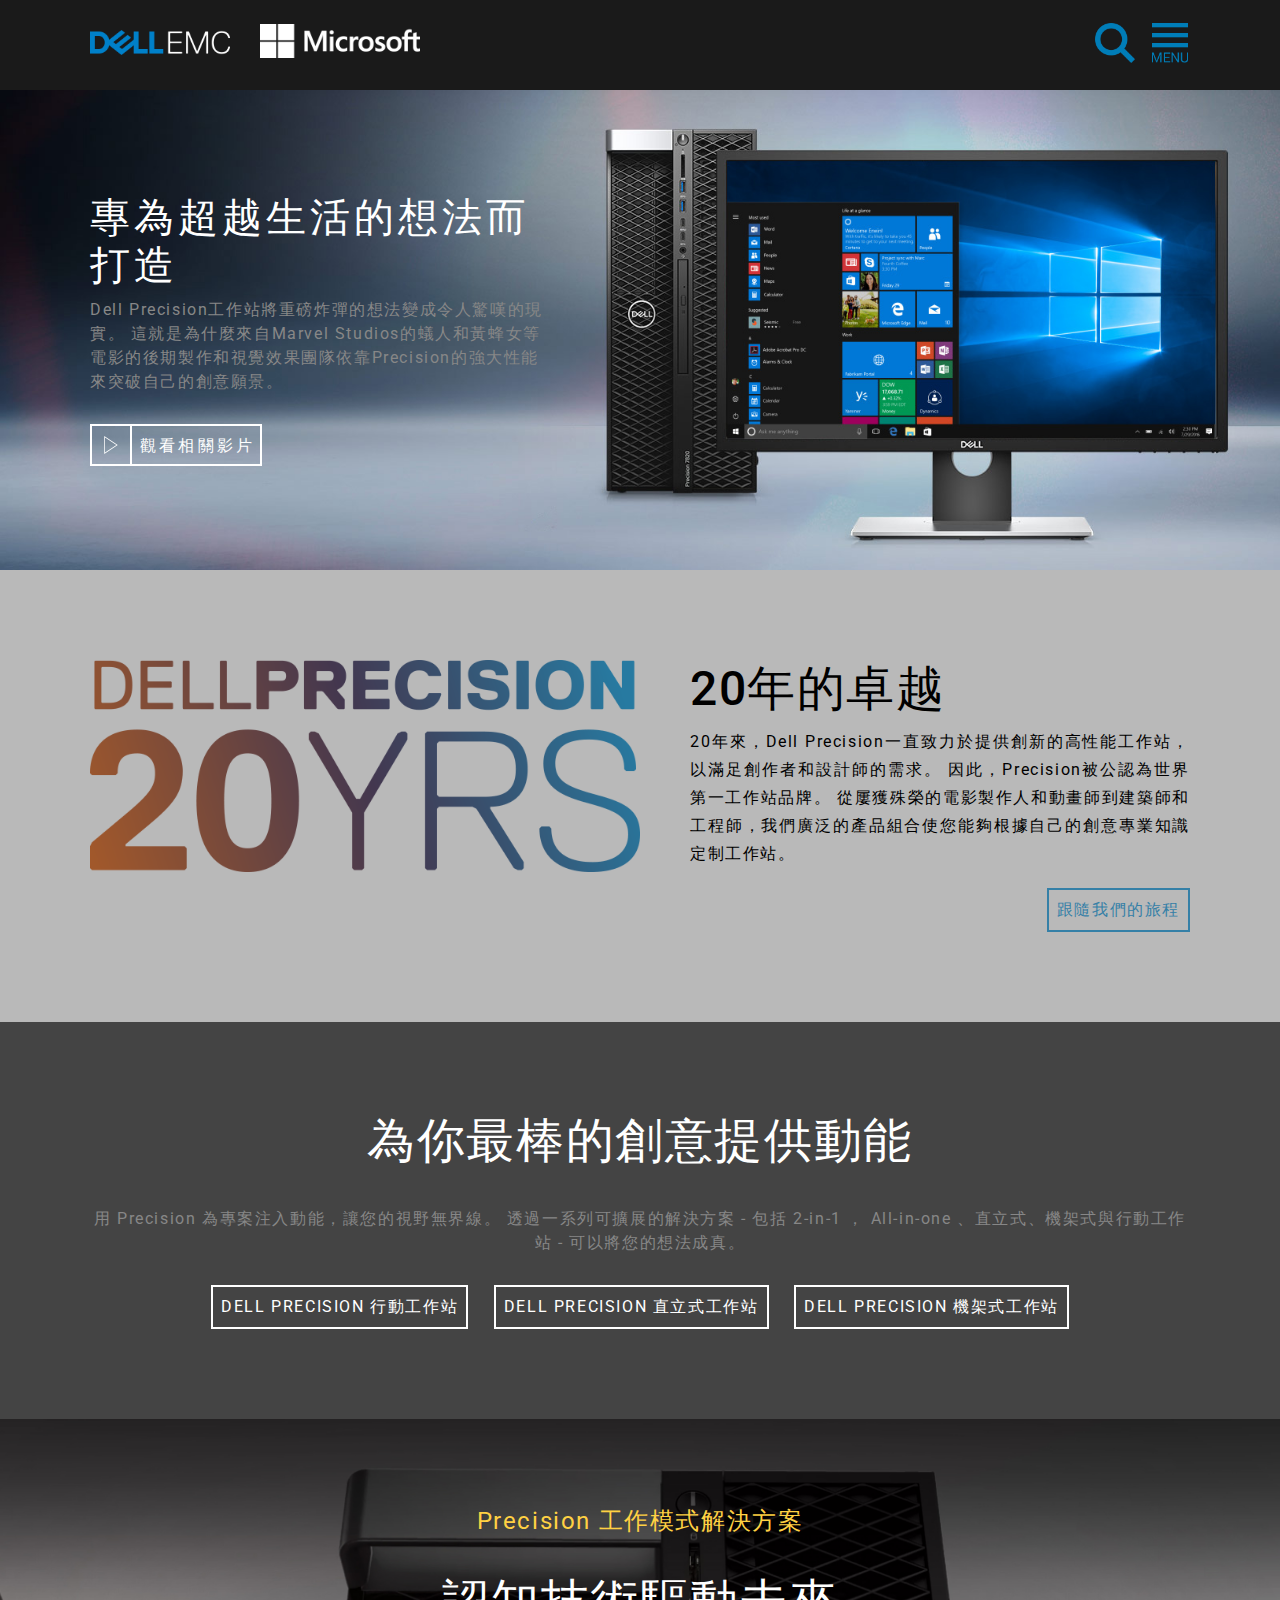
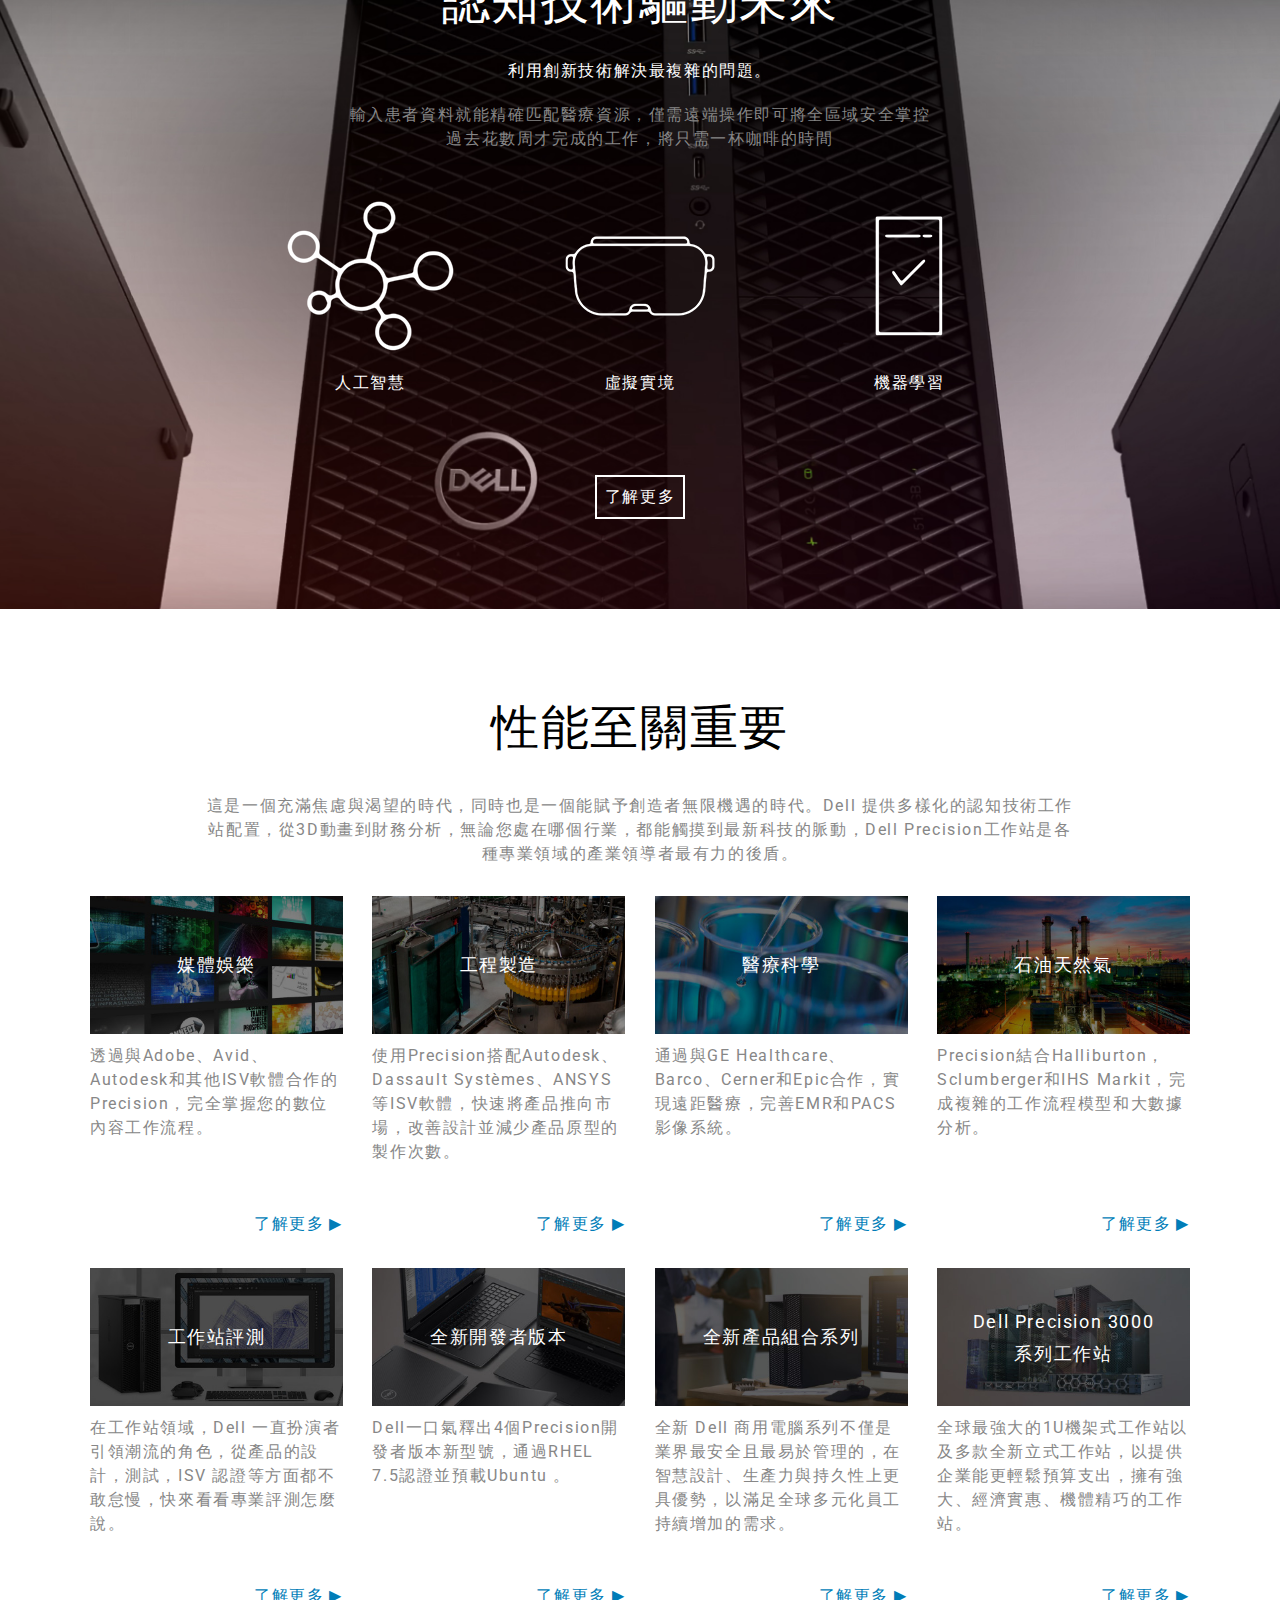
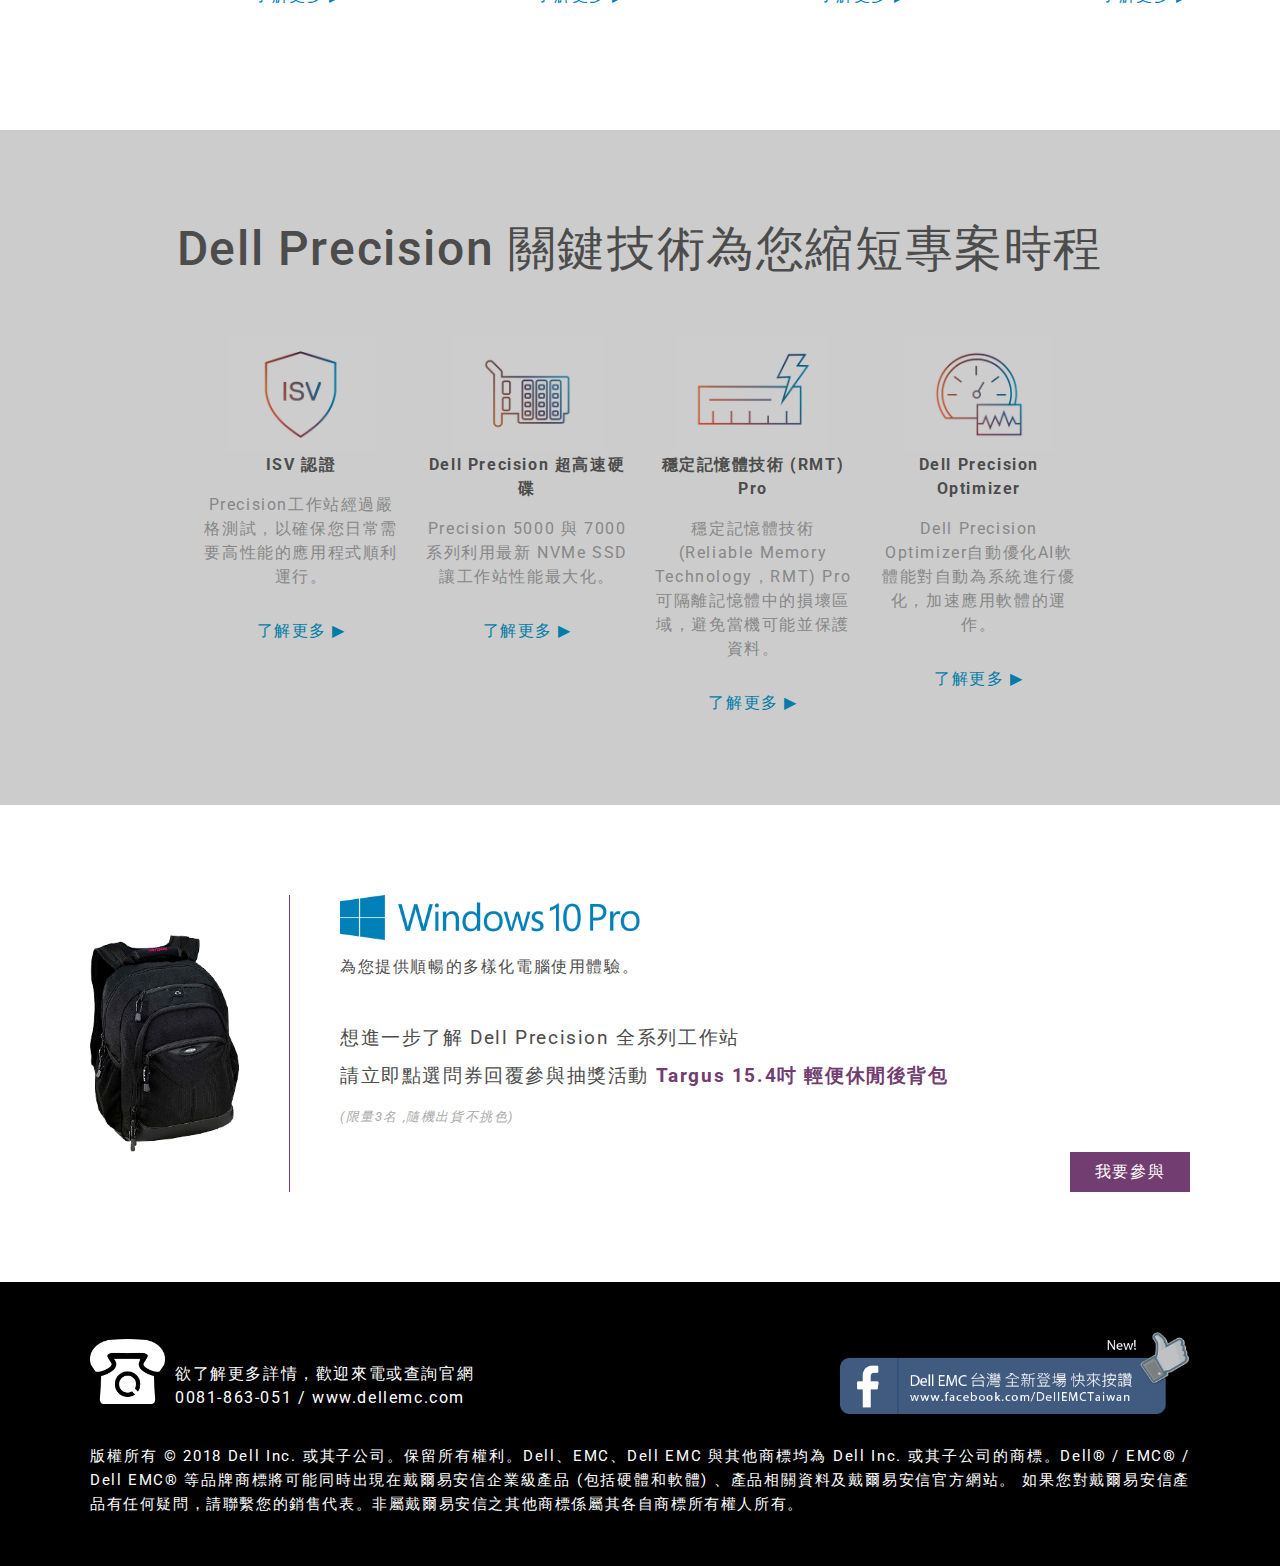
<file: index.html>
<!DOCTYPE html>
<html lang="en">
<head>
<meta charset="UTF-8">
<meta http-equiv="X-UA-Compatible" content="IE=edge">
<meta name="viewport" content="width=device-width, initial-scale=1, maximum-scale=1.0, user-scalable=0" >
<title>全新Dell Precision工作站 重磅登場</title>
<link rel="stylesheet" href="https://maxcdn.bootstrapcdn.com/font-awesome/4.5.0/css/font-awesome.min.css">
<link rel="stylesheet" href="css/bootstrap.min.css">
<link rel="stylesheet" href="css/dell_nav.css">
<link rel="stylesheet" href="css/dell_event.css">
<link rel="stylesheet" href="css/dell_survey.css">
<link href="https://fonts.googleapis.com/css?family=Roboto+Condensed:300|Roboto:100,400" rel="stylesheet">
<body>
<!-- nav start -->
<nav>
	<div class="nav_wrap">
		<a href="index.html" class="logo_dell">
			<img src="images/logo_dellemc.png">
		</a>
		<a href="#" class="logo_mircosoft">
			<img src="images/logo_mircosoft.png">
		</a>

		<a href="#" class="header_menu" title="列表"></a>
		<a href="#" class="header_search" title="搜尋"></a>
	</div>
</nav>
<div class="overlay_header">
	<a href="#!" class="overlay_close"></a>
	<div class="search_full">
		<form method="get" id="mk-fullscreen-searchform">
        	<input type="text" value="" placeholder="Search..." id="mk-fullscreen-search-input">
        	<i class="fa fa-search fullscreen-search-icon"><input value="" type="submit"></i>
      	</form>
	</div>
</div>
<div class="overlay_header_menu">
	<a href="#!" class="overlay_close"></a>
	<div class="menu_full">
   		<ul class="tab-group">
	        <li class="tab active"><a href="#header_news">最新文章</a></li>
	        <li class="tab"><a href="#header_delltechnologies">Dell Technologies</a></li>
	        <li class="tab"><a href="#header_dellemc">Dell EMC</a></li>
	        <li class="tab"><a href="#header_dell">Dell</a></li>
	        <li class="tab"><a href="#header_event">實體活動</a></li>
	        <li class="tab"><a href="#success_case">成功案例</a></li>
      	</ul>
      	<!-- tab-content start -->
      	<div class="tab-content">
      		<!-- 最新文章 start -->
        	<div id="header_news">
        		<div class="nav_header_wrap">
        			<div class="header_link_list">
        				<ul>
        					<li><a href="#" target="_blank">Who is Dell Technoligies ?</a></li>
        					<li><a href="#" target="_blank">2030年的世界</a></li>
        				</ul>
        			</div>
	        		<div class="header_contact">
	        			聯絡我們
						讓我們一起討論您的IT需求
						<dl>
							<dd>聯絡Dell EMC支援</dd>
							<dd>聯絡銷售代表</dd>
							<dd>欲了解更多詳情，歡迎來電或查詢官網</dd>
							<dd>0081-863-051 / www.dellemc.com</dd>
						</dl>
	        		</div>
        		</div>
			</div>
      		<!-- 最新文章 end -->
      		<!-- DELLTechnologies start -->
        	<div id="header_delltechnologies">
        		DELLTechnologies
			</div>
			<!-- DELLTechnologies end -->
			<!-- DELLEMC start -->
			<div id="header_dellemc">
				DELLEMC
			</div>
			<!-- DELLEMC end -->
			<!-- DELL start -->
			<div id="header_dell">
				DELL
			</div>
			<!-- DELL end -->
			<!-- 實體活動 start -->
			<div id="header_event">
				實體活動
			</div>
			<!-- 實體活動 end -->
			<!-- 成功案例 start -->
			<div id="success_case">
				成功案例
			</div>
			<!-- 成功案例 end -->    
      </div>
      <!-- tab-content end -->
	</div>
	</div>
</div>
<!-- nav End -->
<div class="dell_event_wrap">
	<!-- dell_event_kv start -->
	<div class="dell_event_kv">
		<div class="kv_index"></div>
		<div class="kv_intro">
			<h2>專為超越生活的想法而打造</h2>
			<p>Dell Precision工作站將重磅炸彈的想法變成令人驚嘆的現實。 這就是為什麼來自Marvel Studios的蟻人和黃蜂女等電影的後期製作和視覺效果團隊依靠Precision的強大性能來突破自己的創意願景。</p>
			<a href="javascript:void(0);" id="show-panel" data-popup-open="popup-1">觀看相關影片</a>
		</div>
	</div>
	<!-- dell_event_kv end -->
	<!-- dell_20_years start -->
	<section class="dell_20_years">
		<div class="years_img"><img src="images/years_20.png"></div>
		<div class="years_info">
			<h2 class="heading">20年的卓越</h2>
			<div class="info_text">
				20年來，Dell Precision一直致力於提供創新的高性能工作站，以滿足創作者和設計師的需求。 因此，Precision被公認為世界第一工作站品牌。 從屢獲殊榮的電影製作人和動畫師到建築師和工程師，我們廣泛的產品組合使您能夠根據自己的創意專業知識定制工作站。
			</div>
			<a href="javascript:void(0);" id="show-panel" data-popup-open="pop-jounery" class="button_blue">跟隨我們的旅程</a>
		</div>
	</section>
	<!-- dell_20_years end -->
	<!-- dell_creative start -->
	<section class="dell_creative">
		<h3 class="heading">為你最棒的創意提供動能</h3>
		<div class="info_creative">
			用 Precision 為專案注入動能，讓您的視野無界線。 透過一系列可擴展的解決方案 - 包括 2-in-1 ， All-in-one 、直立式、機架式與行動工作站 - 可以將您的想法成真。
		</div>
		<ul class="button_group">
			<li><a href="http://www.dell.com/tw/business/p/precision-laptops?cat=precision-laptops&view=standard&isredir=true
" target="_blank">DELL PRECISION 行動工作站</a></li>
			<li><a href="http://www.dell.com/tw/business/p/precision-desktops
" target="_blank">DELL PRECISION 直立式工作站</a></li>
			<li><a href="http://www.dell.com/tw/business/p/precision-desktops
" target="_blank">DELL PRECISION 機架式工作站</a></li>
		</ul>
	</section>
	<!-- dell_creative end -->
	<!-- dell_machine_hero start -->
	<section class="dell_machine_hero">
		<p class="hero_title">Precision 工作模式解決方案</p>
		<h3 class="heading">認知技術驅動未來</h3>
		<span class="solve-1">利用創新技術解決最複雜的問題。</span>
		<span class="solve-2">輸入患者資料就能精確匹配醫療資源，僅需遠端操作即可將全區域安全掌控<br>
過去花數周才完成的工作，將只需一杯咖啡的時間</span>
		<ul class="img_group">
			<li>
				<div class="icons"><img src="images/icon-artificial-intelligence.png"></div>
				<span>人工智慧</span>
			</li>
			<li>
				<div class="icons"><img src="images/icon-vr.png"></div>
				<span>虛擬實境</span>
			</li>
			<li>
				<div class="icons"><img src="images/icon-machine-learning.png"></div>
				<span>機器學習</span>
			</li>
		</ul>
		<a href="ai-technologies.html" target="_blank" class="button_more">了解更多</a>
	</section>
	<!-- dell_machine_hero end -->
	<!-- dell_performance start -->
	<section class="dell_performance">
		<h3 class="heading">性能至關重要</h3>
		<p class="info_performance">這是一個充滿焦慮與渴望的時代，同時也是一個能賦予創造者無限機遇的時代。Dell 提供多樣化的認知技術工作站配置，從3D動畫到財務分析，無論您處在哪個行業，都能觸摸到最新科技的脈動，Dell Precision工作站是各種專業領域的產業領導者最有力的後盾。
		</p>
		<ul class="mv_list">
			<li>
				<a href="javascript:void(0);" id="show-panel" data-popup-open="popup-2">
					<div class="mv_cover mv_1"><p>媒體娛樂</p></div>
					<p class="intro_mv">透過與Adobe、Avid、Autodesk和其他ISV軟體合作的Precision，完全掌握您的數位內容工作流程。</p>
					<span class="more_info">了解更多</span>
				</a>
			</li>
			<li>
				<a href="javascript:void(0);" id="show-panel" data-popup-open="popup-3">
					<div class="mv_cover mv_2"><p>工程製造</p></div>
					<p class="intro_mv">使用Precision搭配Autodesk、Dassault Systèmes、ANSYS等ISV軟體，快速將產品推向市場，改善設計並減少產品原型的製作次數。</p>
					<span class="more_info">了解更多</span>
				</a>
			</li>
			<li>
				<a href="javascript:void(0);" id="show-panel" data-popup-open="popup-4">
					<div class="mv_cover mv_3"><p>醫療科學</p></div>
					<p class="intro_mv">通過與GE Healthcare、Barco、Cerner和Epic合作，實現遠距醫療，完善EMR和PACS影像系統。</p>
					<span class="more_info">了解更多</span>
				</a>
			</li>
			<li>
				<a href="javascript:void(0);" id="show-panel" data-popup-open="popup-5">
					<div class="mv_cover mv_4"><p>石油天然氣</p></div>
					<p class="intro_mv">Precision結合Halliburton，Sclumberger和IHS Markit，完成複雜的工作流程模型和大數據分析。</p>
					<span class="more_info">了解更多</span>
				</a>
			</li>
			<li>
				<a href="https://www.bingle.com.tw/dell5820test" target="_blank">
					<div class="mv_cover mv_5"><p>工作站評測</p></div>
					<p class="intro_mv">在工作站領域，Dell 一直扮演者引領潮流的角色，從產品的設計，測試，ISV 認證等方面都不敢怠慢，快來看看專業評測怎麼說。</p>
					<span class="more_info">了解更多</span>
				</a>
			</li>
			<li>
				<a href="https://www.ithome.com.tw/news/123480" target="_blank">
					<div class="mv_cover mv_6"><p>全新開發者版本</p></div>
					<p class="intro_mv">Dell一口氣釋出4個Precision開發者版本新型號，通過RHEL 7.5認證並預載Ubuntu 。</p>
					<span class="more_info">了解更多</span>
				</a>
			</li>
			<li>
				<a href="http://www.ezpr.com.tw/%E5%AF%A6%E7%8F%BE%E5%89%B5%E6%96%B0%EF%BC%9A%E6%88%B4%E7%88%BE%E7%99%BC%E4%BD%88%E5%85%A8%E6%96%B0%E5%95%86%E7%94%A8pc%E7%94%A2%E5%93%81%E7%B5%84%E5%90%88%E7%B3%BB%E5%88%97/" target="_blank">
					<div class="mv_cover mv_7"><p>全新產品組合系列</p></div>
					<p class="intro_mv">全新 Dell 商用電腦系列不僅是業界最安全且最易於管理的，在智慧設計、生產力與持久性上更具優勢，以滿足全球多元化員工持續增加的需求。</p>
					<span class="more_info">了解更多</span>
				</a>
			</li>
			<li>
				<a href="https://money.udn.com/money/story/5640/3287191" target="_blank">
					<div class="mv_cover mv_8"><p>Dell Precision 3000<br>系列工作站</p></div>
					<p class="intro_mv">全球最強大的1U機架式工作站以及多款全新立式工作站，以提供企業能更輕鬆預算支出，擁有強大、經濟實惠、機體精巧的工作站。</p>
					<span class="more_info">了解更多</span>
				</a>
			</li>
		</ul>
	</section>
	<!-- dell_performance end -->
	<!-- dell_tech start -->
	<section class="dell_tech">
		<h3 class="heading">Dell Precision 關鍵技術為您縮短專案時程</h3>
		<ul class="tech_group">
			<li>
				<div class="tech_pic">
					<img src="images/isv-certification-icon_1400x760.jpg">
				</div>
				<p>ISV 認證</p>
				<span>Precision工作站經過嚴格測試，以確保您日常需要高性能的應用程式順利運行。</span>
				<a href="javascript:void(0);" id="show-panel" data-popup-open="tech-1">了解更多</a>
			</li>
			<li>
				<div class="tech_pic">
					<img src="images/pro-support-plus-icon_1400x760.jpg">
				</div>
				<p>Dell Precision 超高速硬碟</p>
				<span>Precision 5000 與 7000 系列利用最新 NVMe SSD 讓工作站性能最大化。</span>
				<a href="javascript:void(0);" id="show-panel" data-popup-open="tech-2">了解更多</a>
			</li>
			<li>
				<div class="tech_pic">
					<img src="images/reliable-memory-icon_1400x760.jpg">
				</div>
				<p>穩定記憶體技術 (RMT) Pro</p>
				<span>穩定記憶體技術 (Reliable Memory Technology，RMT) Pro 可隔離記憶體中的損壞區域，避免當機可能並保護資料。</span>
				<a href="javascript:void(0);" id="show-panel" data-popup-open="tech-3">了解更多</a>
			</li>
			<li>
				<div class="tech_pic">
					<img src="images/Dell-Precision-Optimizer-icon_1400x760.jpg">
				</div>
				<p>Dell Precision Optimizer</p>
				<span>Dell Precision Optimizer自動優化AI軟體能對自動為系統進行優化，加速應用軟體的運作。</span>
				<a href="javascript:void(0);" id="show-panel" data-popup-open="tech-4">了解更多</a>
			</li>
		</ul>
	</section>
	<!-- dell_tech end -->
	<!-- dell_action start -->
	<section class="dell_action">
		<div class="item"><img src="images/gift_bag.png"></div>
		<div class="call_action">
			<div class="windows_logo">為您提供順暢的多樣化電腦使用體驗。</div>
			<p>想進一步了解 Dell Precision 全系列工作站<br>
			請立即點選問券回覆參與抽獎活動  <span>Targus 15.4吋 輕便休閒後背包</span>
			<br>
			<i>(限量3名 ,隨機出貨不挑色)</i>
			</p>
			<a href="survey.html" class="button_join" title="我要參與">我要參與</a>
		</div>
	</section>
	<!-- dell_action end -->
</div>
<!-- footer start -->
<footer>
	<div class="warp_block">
		<div class="contact">
			<p>欲了解更多詳情，歡迎來電或查詢官網</p>
			<p>0081-863-051 / www.dellemc.com</p>
		</div>
		<a href="#" class="btn_facebook"></a>
		<p class="copyright">版權所有 © 2018 Dell Inc. 或其子公司。保留所有權利。Dell、EMC、Dell EMC 與其他商標均為 Dell Inc. 或其子公司的商標。Dell® / EMC® / Dell EMC® 等品牌商標將可能同時出現在戴爾易安信企業級產品 (包括硬體和軟體) 、產品相關資料及戴爾易安信官方網站。 如果您對戴爾易安信產品有任何疑問，請聯繫您的銷售代表。非屬戴爾易安信之其他商標係屬其各自商標所有權人所有。</p>
	</div>
	</footer>
<!-- footer End -->
<!-- lightbox-panel start -->
<div id="lightbox-panel">
    <div class="LightBoxInside" data-popup="popup-1" style="display: none;">
        <div class="video-container">
        	<div class="close_bar">
            	<a id="close-panel" href="#!" data-popup-close="popup-1">×</a>
            </div>
            <!--網址?後面不要刪 影片1-->
            <iframe width="560" height="315" src="https://www.youtube.com/embed/d-0pZ2kUyZE
?enablejsapi=1&version=3&playerapiid=ytplayer" allow="autoplay; encrypted-media" allowfullscreen allowscriptaccess="always" id="Emc_Vedio"></iframe>
            
        </div>
    </div>
    <div class="LightBoxInside" data-popup="pop-jounery" style="display: none;">
    	<div class="close_bar">
            <a id="close-panel" href="#!" data-popup-close="pop-jounery">×</a>
        </div>
    	<embed width="100%" height="100%" name="plugin" id="plugin" src="data/dell-precision-anniversary-infographic.pdf" type="application/pdf" internalinstanceid="3019">
    </div>
    <div class="LightBoxInside" data-popup="popup-2" style="display: none;">
    	<div class="close_bar">
            <a id="close-panel" href="#!" data-popup-close="popup-2">×</a>
        </div>
    	<div class="pop_info">
    		<img src="images/img_media.jpg">
    	</div>
    </div>
    <div class="LightBoxInside" data-popup="popup-3" style="display: none;">
        <div class="close_bar">
            <a id="close-panel" href="#!" data-popup-close="popup-3">×</a>
        </div>
        <div class="pop_info">
    		<img src="images/engineer_img.jpg"><br>
    		<img src="images/engineer2_img.jpg">
    	</div>
    </div>
    <div class="LightBoxInside" data-popup="popup-4" style="display: none;">
        <div class="video-container">
        	<div class="close_bar">
            	<a id="close-panel" href="#!" data-popup-close="popup-4">×</a>
            </div>
            <embed width="100%" height="100%" src="https://www.emc.com/collateral/solution-overview/healthcare-and-life-sciences-solution-guide.pdf" type="application/pdf" internalinstanceid="47"></embed>
        </div>  
    </div>
    <div class="LightBoxInside" data-popup="popup-5" style="display: none;">
    	<div class="close_bar">
            <a id="close-panel" href="#!" data-popup-close="popup-5">×</a>
        </div>
        <div class="pop_info">
    		<img src="images/oilgas_img.jpg">
    	</div>
    </div>
    <div class="LightBoxInside" data-popup="tech-1" style="display: none;">
    	<div class="close_bar">
            <a id="close-panel" href="#!" data-popup-close="tech-1">×</a>
        </div>
        <div class="pop-tech">
        	<div class="tech-header">
        		<div>
	        	<h3 class="heading">Independent Software Vendor (ISV) 認證</h3>
	        	<p class="explain">我們與ISV的合作關係將為您帶來成功<br>
	ISV（獨立軟體供應商）認證意味著您購買的Dell <br>Precision工作站經過測試，可確保您每天需要高性能的應用程式順利運行</p>
				</div>
			</div>
			<div class="tech-content">
				<img src="images/tech_1_logos.jpg">
				<a class="button_get" href="http://i.dell.com/sites/doccontent/shared-content/data-sheets/en/Documents/Dell-Precision-Technology-Certification.pdf" target="_blank">取得文件</a>
			</div>
        </div>
    </div>
    <div class="LightBoxInside" data-popup="tech-2" style="display: none;">
        <div class="close_bar">
            <a id="close-panel" href="#!" data-popup-close="tech-2">×</a>
        </div>
        <div class="pop-tech">
        	<div class="tech-header">
        		<div>
	        	<h3 class="heading">Dell Precision 超高速硬碟</h3>
	        	<p class="explain">在更少的時間做更多的事</p>
		        </div>
		    </div>
		    <div class="tech-content">
		    	<div class="diskimg">
	        		<img src="images/disk.jpg">
	        	</div>
				<div class="machine_data">
					<h5>Dell Precision工作站推出了兩款PCIe固態硬碟：</h5>
					<dl>
						<dt>兩顆版本</dt>
						<dd>-1x x8 slot</dd>
						<dd>-2x M.2 drive slots </dd>
					</dl>
					<dl>
						<dt>四顆版本</dt>
						<dd>-1x x16 PCIe slot</dd>
						<dd>-4x M.2 drive slots <br>(available with 1, 2, or 4 drives)</dd>
					</dl>
					<p class="machine_text">這兩個版本都是主動冷卻的，並使用最新的NVMe協定讓PCIe性能最大化。<br>
					與一般標準SSD相比，此款硬碟具有出色的性能。<br>
					提供於5000 & 7000 系列直立式與機架式</p>
				</div>
			</div>
        </div>
    </div>
    <div class="LightBoxInside" data-popup="tech-3" style="display: none;">
        <div class="close_bar">
            <a id="close-panel" href="#!" data-popup-close="tech-3">×</a>
        </div>
        <div class="pop-tech">
        	<div class="tech-header">
        		<div>
		        	<h3 class="heading">穩定記憶體技術 (RMT) Pro</h3>
		        	<p class="explain">具專利的RMT，可將工作站正常運行的時間延長，確保您的工作站像您一樣努力工作</p>
		        </div>
		    </div>
		    <div class="tech-content">
	        	<div class="rmt">	

	        		<div class="rmt-block">
		        		<dl>
		        			<dt>減少停機時間</dt> 
							<dd>與ECC記憶體一起使用，可及時檢測和糾正記憶體錯誤</dd>
						</dl>
		        		<dl>
		        			<dt>延長內存壽命</dt>
							<dd>在DIMM無法使用之前，通知您記憶體錯誤</dd>
						</dl>
	        		</div>

	        		<div class="rmt-block">
						<dl>
		        			<dt>防止記憶體錯誤再次出現</dt>
							<dd>穩定記憶體除錯技術（RMT Pro）幾乎可以移除記憶體錯誤，只需要系統重新開機，穩定記憶體除錯技術（RMT Pro）就會隔離記憶體中的損壞區域，讓系統不再使用該區記憶體。 </dd>
						</dl>
		        		<ul>
		        			<li>使用Dell RMT</li>
		        			<li>PRO：錯誤的記憶體位元被隔離出來，因此仍然可以繼續使用DIMM</li>
		        		</ul>
		        		<ul>
		        			<li>沒有Dell RMT PRO：</li>
		        			<li>錯誤的記憶體仍然存在，您的系統容易受到藍屏或需要更換資源的影響</li>
						</li>
					</div>
					<div class="rmt-pic">
						<img src="images/rmt_img.png">
					</div>
				</div>
			</div>
        </div>
    </div>
    <div class="LightBoxInside" data-popup="tech-4" style="display: none;">
        <div class="close_bar">
            <a id="close-panel" href="#!" data-popup-close="tech-4">×</a>
        </div>
        <div class="pop-tech">
        	<div class="tech-header">
        		<div>
	        	<h3 class="heading">Dell Precision Optimizer</h3>
	        	<p class="explain">自動性能調整，使用率的監控和系統更新解決方案</p>
		        </div>
		    </div>
		    <div class="tech-content">
		    	<div class="optimizer_block">
		        	<div class="optimizer_img">
		        		<img src="images/optimizer.jpg">
		        	</div>
		        	<div class="optimizer_info">	
		        		<div>
			        		<h5>應用程式效能最大化</h5>
			        		<ul>
								<li>常用ISV應用程式性能自動調整以提高生產力</li>
								<li>具備AI優化功能的Dell Precision Optimizer Premium能提高552%的工程應用程式的效能*</li>
							</ul>
						</div>
						<div>
							<h5>使用SCCM和KACE集中管理</h5>
							<ul>
								<li>透過網路遠端優化多個系統</li>
								<li>從遠端系統做資料收集，以評估是否需要增加系統資源</li>
							</ul>
						</div>
						<div>
							<h5>提高系統可靠性</h5>
							<ul>
								<li>只需點擊一下，即可下載認證的顯示卡驅動程式，BIOS，硬體與軟體的更新版本</li>
							</ul>
						</div>
						<div>
							<h5>通過分析解決資源瓶頸問題</h5>
							<ul>
								<li>了解瓶頸發生的位置以及分析過度使用的系統資源</li>
								<li>透過智能通知主動解決資源瓶頸問題</li>
							</ul>
						</div>
					</div>
					<div class="tech_full">
						<a href="http://www.dell.com/optimizer" target="_blank">瞭解更多</a>

						<span>*根據2018年5月進行的戴爾內部測試，使用SPECapc PTC Creo 3.0 標竿測試，將具備Dell Precision Optimizer Premium AI優化軟體的Dell Precision 3630與具備出廠標準設定的相同系統進行比較。實際效能會因組態、用途、以及生產而有所差異</span>
					</div>
				</div>
			</div>
        </div>
    </div>
</div>
<script src="http://ajax.googleapis.com/ajax/libs/jquery/2.1.1/jquery.min.js"></script>
<!--script src="
https://cdnjs.cloudflare.com/ajax/libs/jquery/2.1.3/jquery.min.js"></script-->
<script src="js/bootstrap.min.js"></script>
<script>
	function expand() {
		$(".overlay_header").toggleClass("open");
		/*$(".search_full").toggleClass("open");*/
	}
	$('.header_search').on('click', expand);

	function expand_menu() {
		$(".overlay_header_menu").toggleClass("open");
		/*$(".menu_full").toggleClass("open");*/
	}
	$('.header_menu').on('click', expand_menu);

	$('.overlay_close').click(function(event) {
		$(".overlay_header").removeClass('open');
		$(".overlay_header_menu").removeClass("open");
	});

</script>
<!-- lightbox -->
<script type="text/javascript">
    $(document).ready(function () {
        $("a#show-panel").click(function () {
            $("#lightbox, #lightbox-panel").fadeIn(300);
        });
        $("a#close-panel").click(function () {
            $("#lightbox, #lightbox-panel").fadeOut(300);
            /*$('#Emc_Vedio')[0].contentWindow.postMessage('{"event":"command","func":"' + 'stopVideo' + '","args":""}', '*');*/
          
        })
    });
</script>
<script>
$(function() {
	//----- OPEN
	$('[data-popup-open]').on('click', function(e)  {
		var targeted_popup_class = jQuery(this).attr('data-popup-open');
		$('[data-popup="' + targeted_popup_class + '"]').fadeIn(350);

		e.preventDefault();
	});

	//----- CLOSE
	$('[data-popup-close]').on('click', function(e)  {
		var targeted_popup_class = jQuery(this).attr('data-popup-close');
		$('[data-popup="' + targeted_popup_class + '"]').fadeOut(350);
		$('[data-popup="' + targeted_popup_class + '"] #Emc_Vedio')[0].contentWindow.postMessage('{"event":"command","func":"' + 'stopVideo' + '","args":""}', '*');

		e.preventDefault();

	});
});
</script>
<!-- youtube autoPause & Play -->
<!--script src="js/jquery.inview.min.js"></script>

<script src="js/jquery.youtube-inview-autoplay.js"></script>
<script>
// Load the IFrame Player API code asynchronously.
  var tag = document.createElement('script');
  tag.src = "https://www.youtube.com/player_api";
  var firstScriptTag = document.getElementsByTagName('script')[0];
  firstScriptTag.parentNode.insertBefore(tag, firstScriptTag);

  function onYouTubeIframeAPIReady() {
    $('.youtube-video').inViewAutoplay({
      autohide: 1,
      modestbranding: 1,
      rel: 0,
      controls: 0,
      showinfo: 0,
      quality: 'hd720'
    });
  }
</script-->
</body>
</head>
</html>
</file>
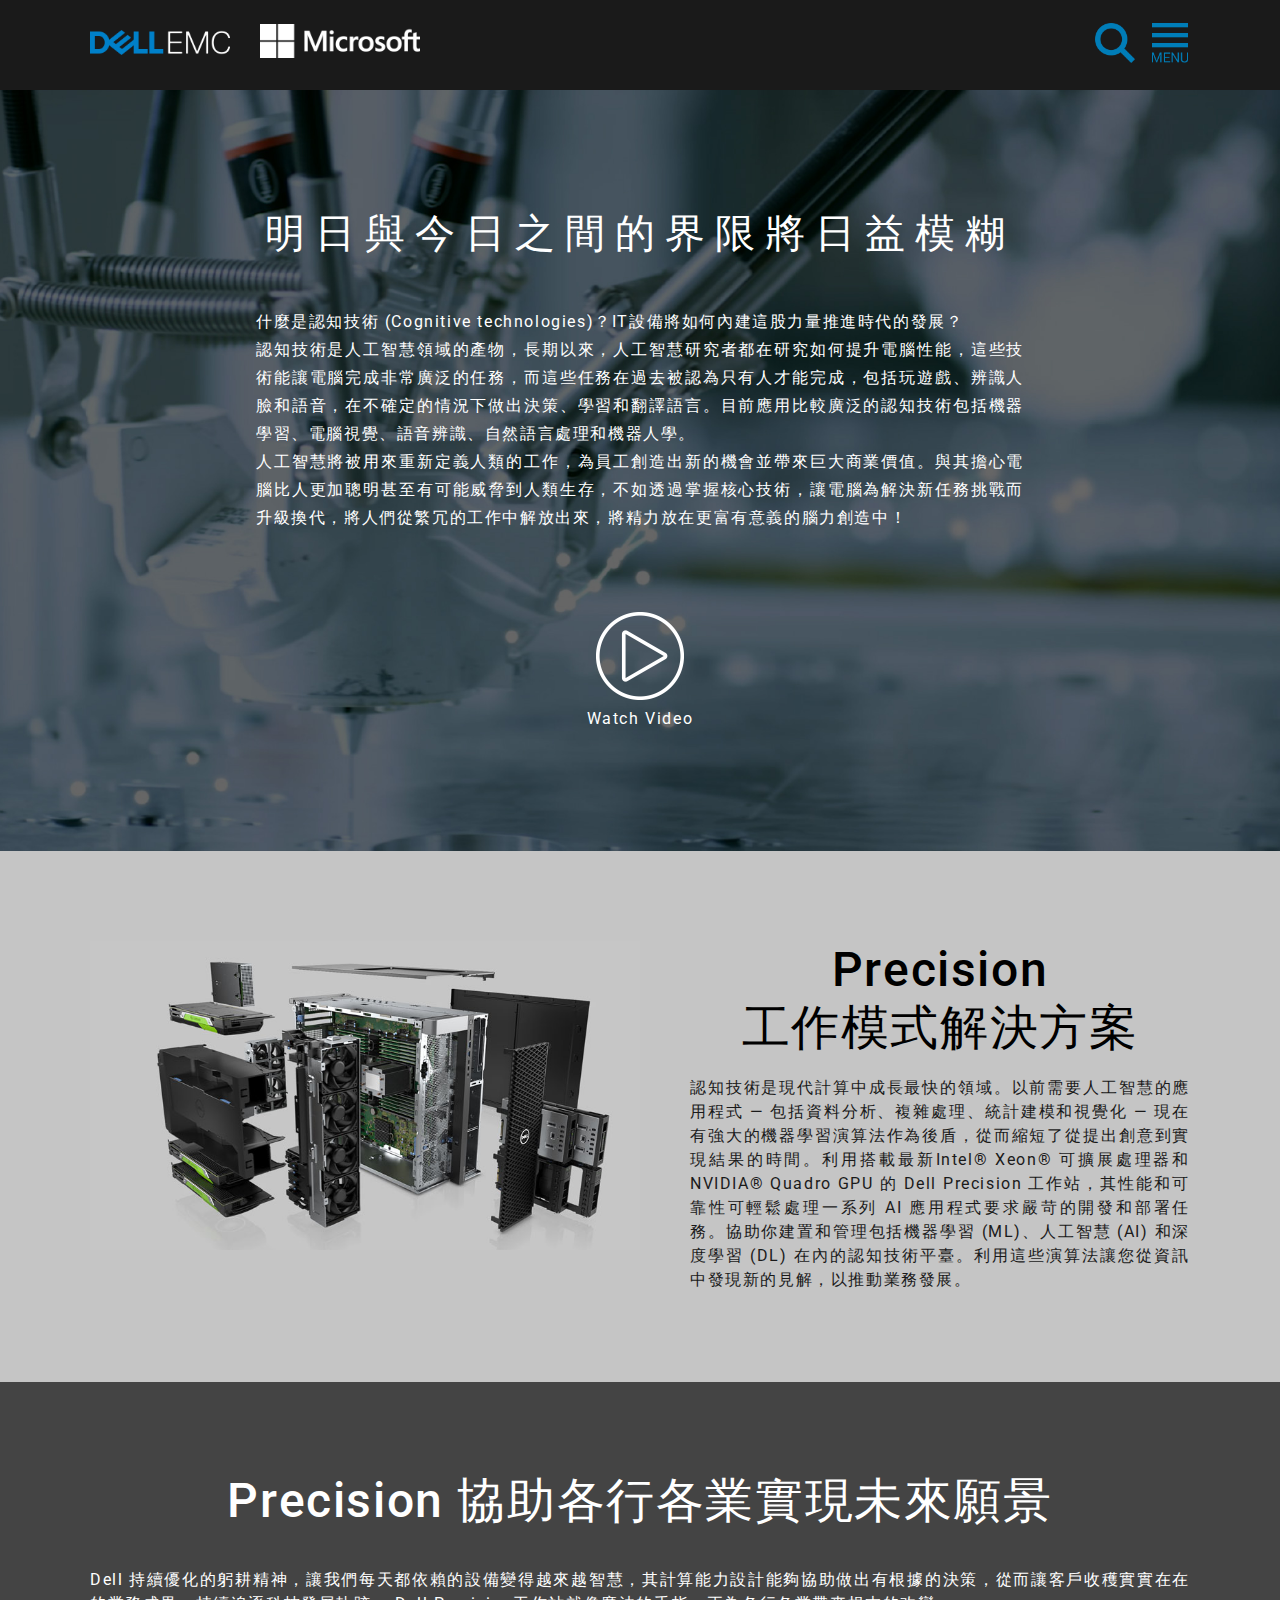
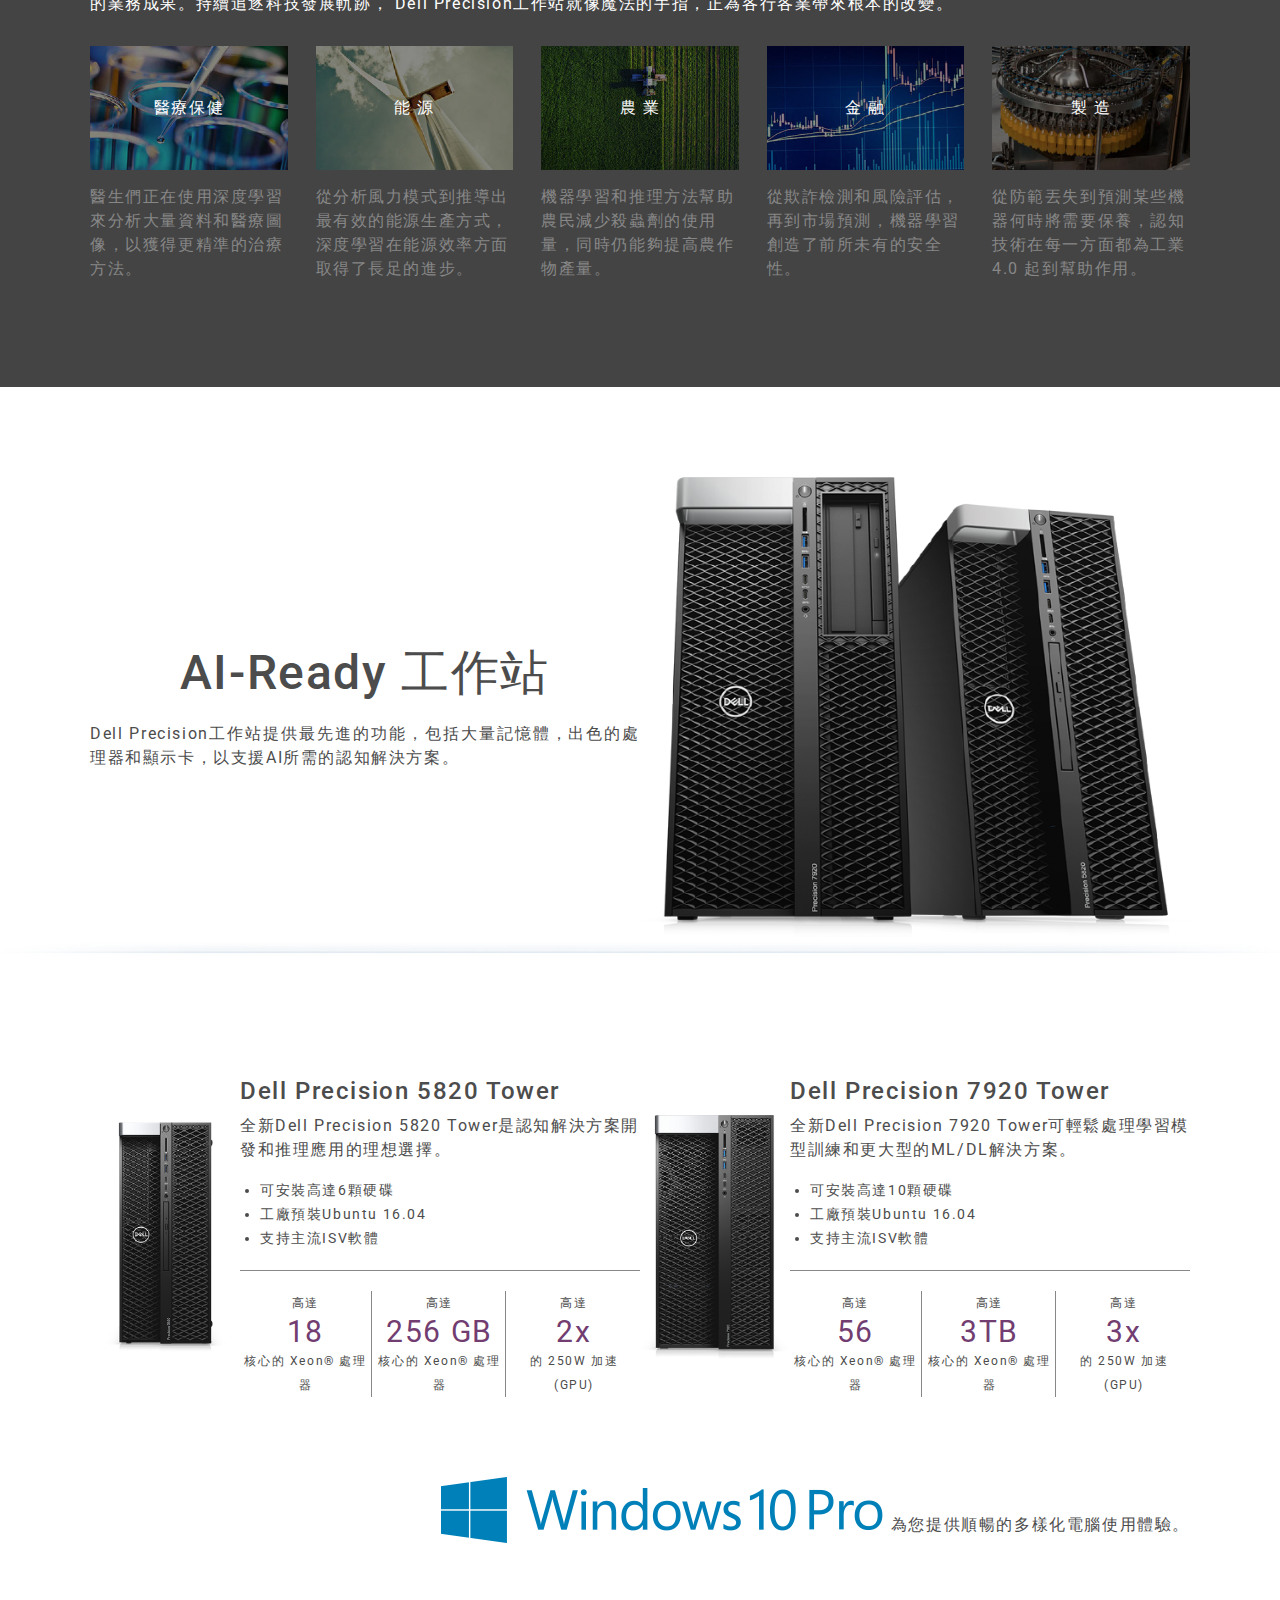
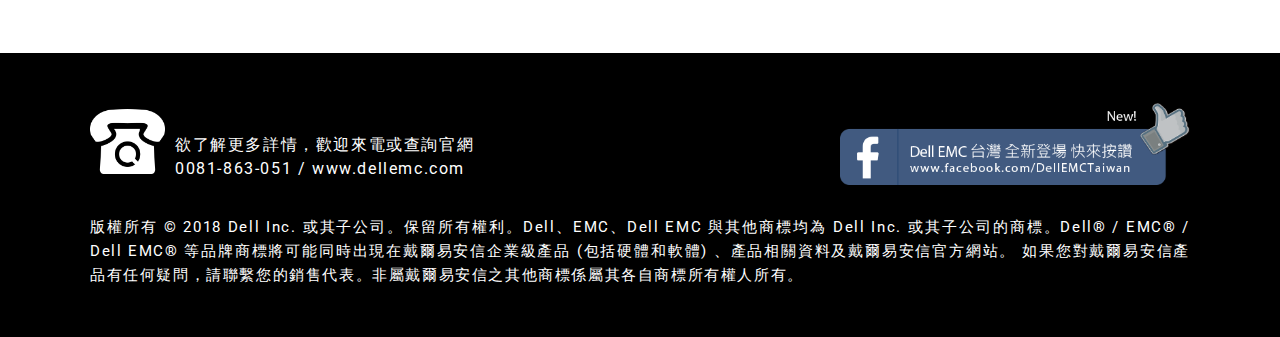
<file: ai-technologies.html>
<!DOCTYPE html>
<html lang="en">
<head>
<meta charset="UTF-8">
<meta http-equiv="X-UA-Compatible" content="IE=edge">
<meta name="viewport" content="width=device-width, initial-scale=1, maximum-scale=1.0, user-scalable=0" >
<title>全新Dell Precision工作站 重磅登場</title>
<link rel="stylesheet" href="https://maxcdn.bootstrapcdn.com/font-awesome/4.5.0/css/font-awesome.min.css">
<link rel="stylesheet" href="css/bootstrap.min.css">
<link rel="stylesheet" href="css/dell_nav.css">
<link rel="stylesheet" href="css/dell_event.css">
<link rel="stylesheet" href="css/dell_survey.css">
<link href="https://fonts.googleapis.com/css?family=Roboto+Condensed:300|Roboto:100,400" rel="stylesheet">
<body>
<!-- nav start -->
<nav>
	<div class="nav_wrap">
		<a href="index.html" class="logo_dell">
			<img src="images/logo_dellemc.png">
		</a>
		<a href="#" class="logo_mircosoft">
			<img src="images/logo_mircosoft.png">
		</a>

		<a href="#" class="header_menu" title="列表"></a>
		<a href="#" class="header_search" title="搜尋"></a>
	</div>
</nav>
<div class="overlay_header">
	<a href="#!" class="overlay_close"></a>
	<div class="search_full">
		<form method="get" id="mk-fullscreen-searchform">
        	<input type="text" value="" placeholder="Search..." id="mk-fullscreen-search-input">
        	<i class="fa fa-search fullscreen-search-icon"><input value="" type="submit"></i>
      	</form>
	</div>
</div>
<div class="overlay_header_menu">
	<a href="#!" class="overlay_close"></a>
	<div class="menu_full">
   		<ul class="tab-group">
	        <li class="tab active"><a href="#header_news">最新文章</a></li>
	        <li class="tab"><a href="#header_delltechnologies">Dell Technologies</a></li>
	        <li class="tab"><a href="#header_dellemc">Dell EMC</a></li>
	        <li class="tab"><a href="#header_dell">Dell</a></li>
	        <li class="tab"><a href="#header_event">實體活動</a></li>
	        <li class="tab"><a href="#success_case">成功案例</a></li>
      	</ul>
      
      	<div class="tab-content">
        	<div id="header_news">
        		<div class="nav_header_wrap">
        			<div class="header_link_list">
        				<ul>
        					<li><a href="#" target="_blank">Who is dell technoligies ?</a></li>
        					<li><a href="#" target="_blank">2030年的世界</a></li>
        				</ul>
        			</div>
        		
	        		<div class="header_contact">

	        			聯絡我們
						讓我們一起討論您的IT需求
						<dl>
							<dd>聯絡DELLEMC支援</dd>
							<dd>聯絡銷售代表</dd>
							<dd>欲了解更多詳情，歡迎來電或查詢官網</dd>
							<dd>0081-863-051 / www.dellemc.com</dd>
						</dl>
	        		</div>


        		</div>
			</div>
        
        	<div id="header_delltechnologies">
        		DELLTechnologies
			</div>

			<div id="header_dellemc">
				DELLEMC
			</div>

			<div id="header_dell">
				DELL
			</div>

			<div id="header_event">
				實體活動
			</div>

			<div id="success_case">
				成功案例
			</div>
        
      </div>
      
	</div>

		      


		
	</div>
</div>
<!-- nav End -->
<div class="dell_event_wrap">
	<!-- dell_event_kv start -->
	<div class="dell_event_kv kv_ai">
		<div class="AI_intro">
			<h2>明日與今日之間的界限將日益模糊</h2>
			<p>什麼是認知技術 (Cognitive technologies)？IT設備將如何內建這股力量推進時代的發展？<br>
			認知技術是人工智慧領域的產物，長期以來，人工智慧研究者都在研究如何提升電腦性能，這些技術能讓電腦完成非常廣泛的任務，而這些任務在過去被認為只有人才能完成，包括玩遊戲、辨識人臉和語音，在不確定的情況下做出決策、學習和翻譯語言。目前應用比較廣泛的認知技術包括機器學習、電腦視覺、語音辨識、自然語言處理和機器人學。<br>
			人工智慧將被用來重新定義人類的工作，為員工創造出新的機會並帶來巨大商業價值。與其擔心電腦比人更加聰明甚至有可能威脅到人類生存，不如透過掌握核心技術，讓電腦為解決新任務挑戰而升級換代，將人們從繁冗的工作中解放出來，將精力放在更富有意義的腦力創造中！
			</p>
			<a href="javascript:void(0);" id="show-panel" data-popup-open="film-1" class="button_vedio">Watch Video</a>
		</div>
	</div>
	<!-- dell_event_kv end -->
	<!-- dell_workstation start -->
	<section class="dell_workstation">
		<div class="workstation_img"><img src="images/work_station.jpg"></div>
		<div class="workstation_info">
			<h3 class="heading">Precision<br>工作模式解決方案</h3>
			<p class="intro_workstation">
				認知技術是現代計算中成長最快的領域。以前需要人工智慧的應用程式 — 包括資料分析、複雜處理、統計建模和視覺化 — 現在有強大的機器學習演算法作為後盾，從而縮短了從提出創意到實現結果的時間。利用搭載最新Intel® Xeon® 可擴展處理器和 NVIDIA® Quadro GPU 的 Dell Precision 工作站，其性能和可靠性可輕鬆處理一系列 AI 應用程式要求嚴苛的開發和部署任務。協助你建置和管理包括機器學習 (ML)、人工智慧 (AI) 和深度學習 (DL) 在內的認知技術平臺。利用這些演算法讓您從資訊中發現新的見解，以推動業務發展。
			</p>
		</div>
	</section>
	<!-- dell_workstation end -->
	<!-- dell_future start -->
	<section class="dell_future">
		<h3 class="heading">Precision 協助各行各業實現未來願景</h3>
		<p class="intro_future">Dell 持續優化的躬耕精神，讓我們每天都依賴的設備變得越來越智慧，其計算能力設計能夠協助做出有根據的決策，從而讓客戶收穫實實在在的業務成果。持續追逐科技發展軌跡， Dell Precision工作站就像魔法的手指，正為各行各業帶來根本的改變。</p>
		<ul class="future_list">
			<li>
				<div class="future_img">
					<i>醫療保健</i>
					<img src="images/future_1.jpg">
				</div>
				<p>醫生們正在使用深度學習來分析大量資料和醫療圖像，以獲得更精準的治療方法。</p>
			</li>
			<li>
				<div class="future_img">
					<i>能     源</i>
					<img src="images/future_2.jpg">
				</div>
				<p>從分析風力模式到推導出最有效的能源生產方式，深度學習在能源效率方面取得了長足的進步。</p>
			</li>
			<li>
				<div class="future_img">
					<i>農     業</i>
					<img src="images/future_3.jpg">
				</div>
				<p>機器學習和推理方法幫助農民減少殺蟲劑的使用量，同時仍能夠提高農作物產量。</p>
			</li>
			<li>
				<div class="future_img">
					<i>金     融</i>
					<img src="images/future_4.jpg">
				</div>
				<p>從欺詐檢測和風險評估，再到市場預測，機器學習創造了前所未有的安全性。</p>
			</li>
			<li>
				<div class="future_img">
					<i>製    造</i>
					<img src="images/future_5.jpg">
				</div>
				<p>從防範丟失到預測某些機器何時將需要保養，認知技術在每一方面都為工業 4.0 起到幫助作用。</p>
			</li>
		</ul>
	</section>
	<!-- dell_future end -->
	<!-- dell_ai_ready start -->
	<section class="dell_ai_ready">
		<div class="info_ai_ready">
			<h3 class="heading">AI-Ready 工作站</h3>
			<p class="intro_ai_ready">
				Dell Precision工作站提供最先進的功能，包括大量記憶體，出色的處理器和顯示卡，以支援AI所需的認知解決方案。
			</p>
		</div>
		<div class="pic_ai_ready">
			<img src="images/pic_workstation.png">
		</div>
	</section>
	<!-- dell_ai_ready start -->
	<!-- dell_tower start -->
	<section class="dell_tower">
		<div class="Tower5820">
			<div class="tower_img"><img src="images/tower5820.png"></div>
			<div class="tower_info">
				<h4>Dell Precision 5820 Tower</h4>
				<p>全新Dell Precision 5820 Tower是認知解決方案開發和推理應用的理想選擇。</p>
				<ul>
					<li>可安裝高達6顆硬碟</li>
					<li>工廠預裝Ubuntu 16.04</li>
					<li>支持主流ISV軟體</li>
				</ul>
				<div class="specification">
					<div class="sf_group">
						<span>高達</span>
						<p>18</p>
						<span>核心的 Xeon® 處理器</span>
					</div>
					<div class="sf_group">
						<span>高達</span>
						<p>256 GB</p>
						<span>核心的 Xeon® 處理器</span>
					</div>
					<div class="sf_group">
						<span>高達</span>
						<p>2x</p>
						<span>的 250W 加速 (GPU)</span>
					</div>
				</div>
			</div>
		</div>
		<div class="Tower7920">
			<div class="tower_img"><img src="images/tower7920.png"></div>
				<div class="tower_info">
				<h4>Dell Precision 7920 Tower</h4>
				<p>全新Dell Precision 7920 Tower可輕鬆處理學習模型訓練和更大型的ML/DL解決方案。</p>
				<ul>
					<li>可安裝高達10顆硬碟</li>
					<li>工廠預裝Ubuntu 16.04</li>
					<li>支持主流ISV軟體</li>
				</ul>
				<div class="specification">
					<div class="sf_group">
						<span>高達</span>
						<p>56</p>
						<span>核心的 Xeon® 處理器</span>
					</div>
					<div class="sf_group">
						<span>高達</span>
						<p>3TB</p>
						<span>核心的 Xeon® 處理器</span>
					</div>
					<div class="sf_group">
						<span>高達</span>
						<p>3x</p>
						<span>的 250W 加速 (GPU)</span>
					</div>
				</div>
			</div>
		</div>
		<div class="windows_logo_2">為您提供順暢的多樣化電腦使用體驗。</div>
	</section>
	<!-- dell_tower start -->

</div>
<!-- footer start -->
<footer>
	<div class="warp_block">
		<div class="contact">
			<p>欲了解更多詳情，歡迎來電或查詢官網</p>
			<p>0081-863-051 / www.dellemc.com</p>
		</div>
		<a href="#" class="btn_facebook"></a>
		<p class="copyright">版權所有 © 2018 Dell Inc. 或其子公司。保留所有權利。Dell、EMC、Dell EMC 與其他商標均為 Dell Inc. 或其子公司的商標。Dell® / EMC® / Dell EMC® 等品牌商標將可能同時出現在戴爾易安信企業級產品 (包括硬體和軟體) 、產品相關資料及戴爾易安信官方網站。 如果您對戴爾易安信產品有任何疑問，請聯繫您的銷售代表。非屬戴爾易安信之其他商標係屬其各自商標所有權人所有。</p>
	</div>
	</footer>
<!-- footer End -->
<!-- lightbox-panel start -->
<div id="lightbox-panel">
    <div class="LightBoxInside" data-popup="film-1" style="display: none;">
        <div class="video-container">
        	<div class="close_bar">
            	<a id="close-panel" href="#!" data-popup-close="film-1">×</a>
            </div>
            <!--網址?後面不要刪 影片1-->
            <iframe width="560" height="315" src="https://www.youtube.com/embed/3_Y3HGKfL1Q
?enablejsapi=1&version=3&playerapiid=ytplayer" allow="autoplay; encrypted-media" allowfullscreen allowscriptaccess="always" id="Emc_Vedio"></iframe>
            
        </div>
    </div>
</div>

<script src="
https://cdnjs.cloudflare.com/ajax/libs/jquery/2.1.3/jquery.min.js"></script>
<script src="js/bootstrap.min.js"></script>

<script>
	function expand() {
		$(".overlay_header").toggleClass("open");
		/*$(".search_full").toggleClass("open");*/
	}
	$('.header_search').on('click', expand);

	function expand_menu() {
		$(".overlay_header_menu").toggleClass("open");
		/*$(".menu_full").toggleClass("open");*/
	}
	$('.header_menu').on('click', expand_menu);

	$('.overlay_close').click(function(event) {
		$(".overlay_header").removeClass('open');
		$(".overlay_header_menu").removeClass("open");
	});

</script>
<script>
$('.tab a').on('click', function (e) {
  
  e.preventDefault();
  
  $(this).parent().addClass('active');
  $(this).parent().siblings().removeClass('active');
  
  target = $(this).attr('href');

  $('.tab-content > div').not(target).hide();
  
  $(target).fadeIn(600);
  
});
</script>
<!-- lightbox -->
<script type="text/javascript">
    $(document).ready(function () {
        $("a#show-panel").click(function () {
            $("#lightbox, #lightbox-panel").fadeIn(300);
        });
        $("a#close-panel").click(function () {
            $("#lightbox, #lightbox-panel").fadeOut(300);
            /*$('#Emc_Vedio')[0].contentWindow.postMessage('{"event":"command","func":"' + 'stopVideo' + '","args":""}', '*');*/
          
        })
    });
</script>
<script>
$(function() {
	//----- OPEN
	$('[data-popup-open]').on('click', function(e)  {
		var targeted_popup_class = jQuery(this).attr('data-popup-open');
		$('[data-popup="' + targeted_popup_class + '"]').fadeIn(350);

		e.preventDefault();
	});

	//----- CLOSE
	$('[data-popup-close]').on('click', function(e)  {
		var targeted_popup_class = jQuery(this).attr('data-popup-close');
		$('[data-popup="' + targeted_popup_class + '"]').fadeOut(350);
		$('[data-popup="' + targeted_popup_class + '"] #Emc_Vedio')[0].contentWindow.postMessage('{"event":"command","func":"' + 'stopVideo' + '","args":""}', '*');

		e.preventDefault();

	});
});
</script>
</body>
</head>
</html>
</file>
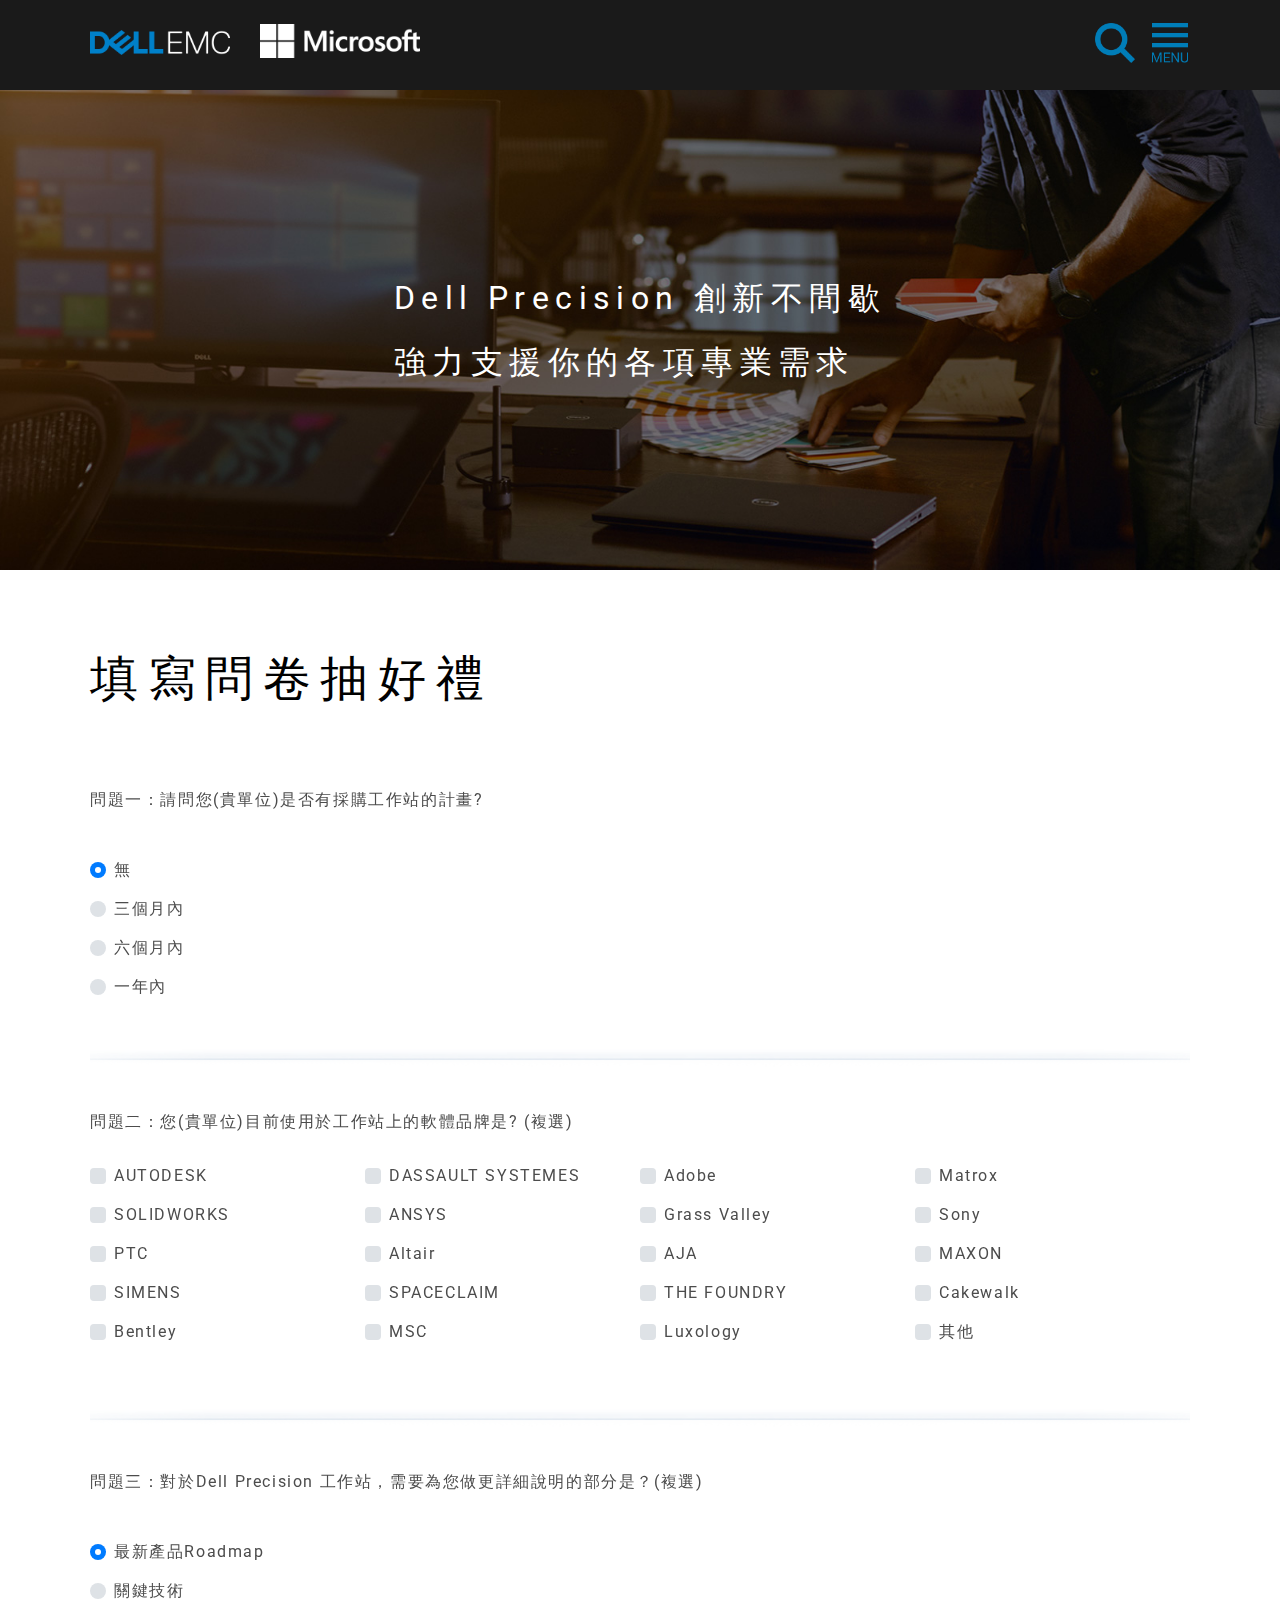
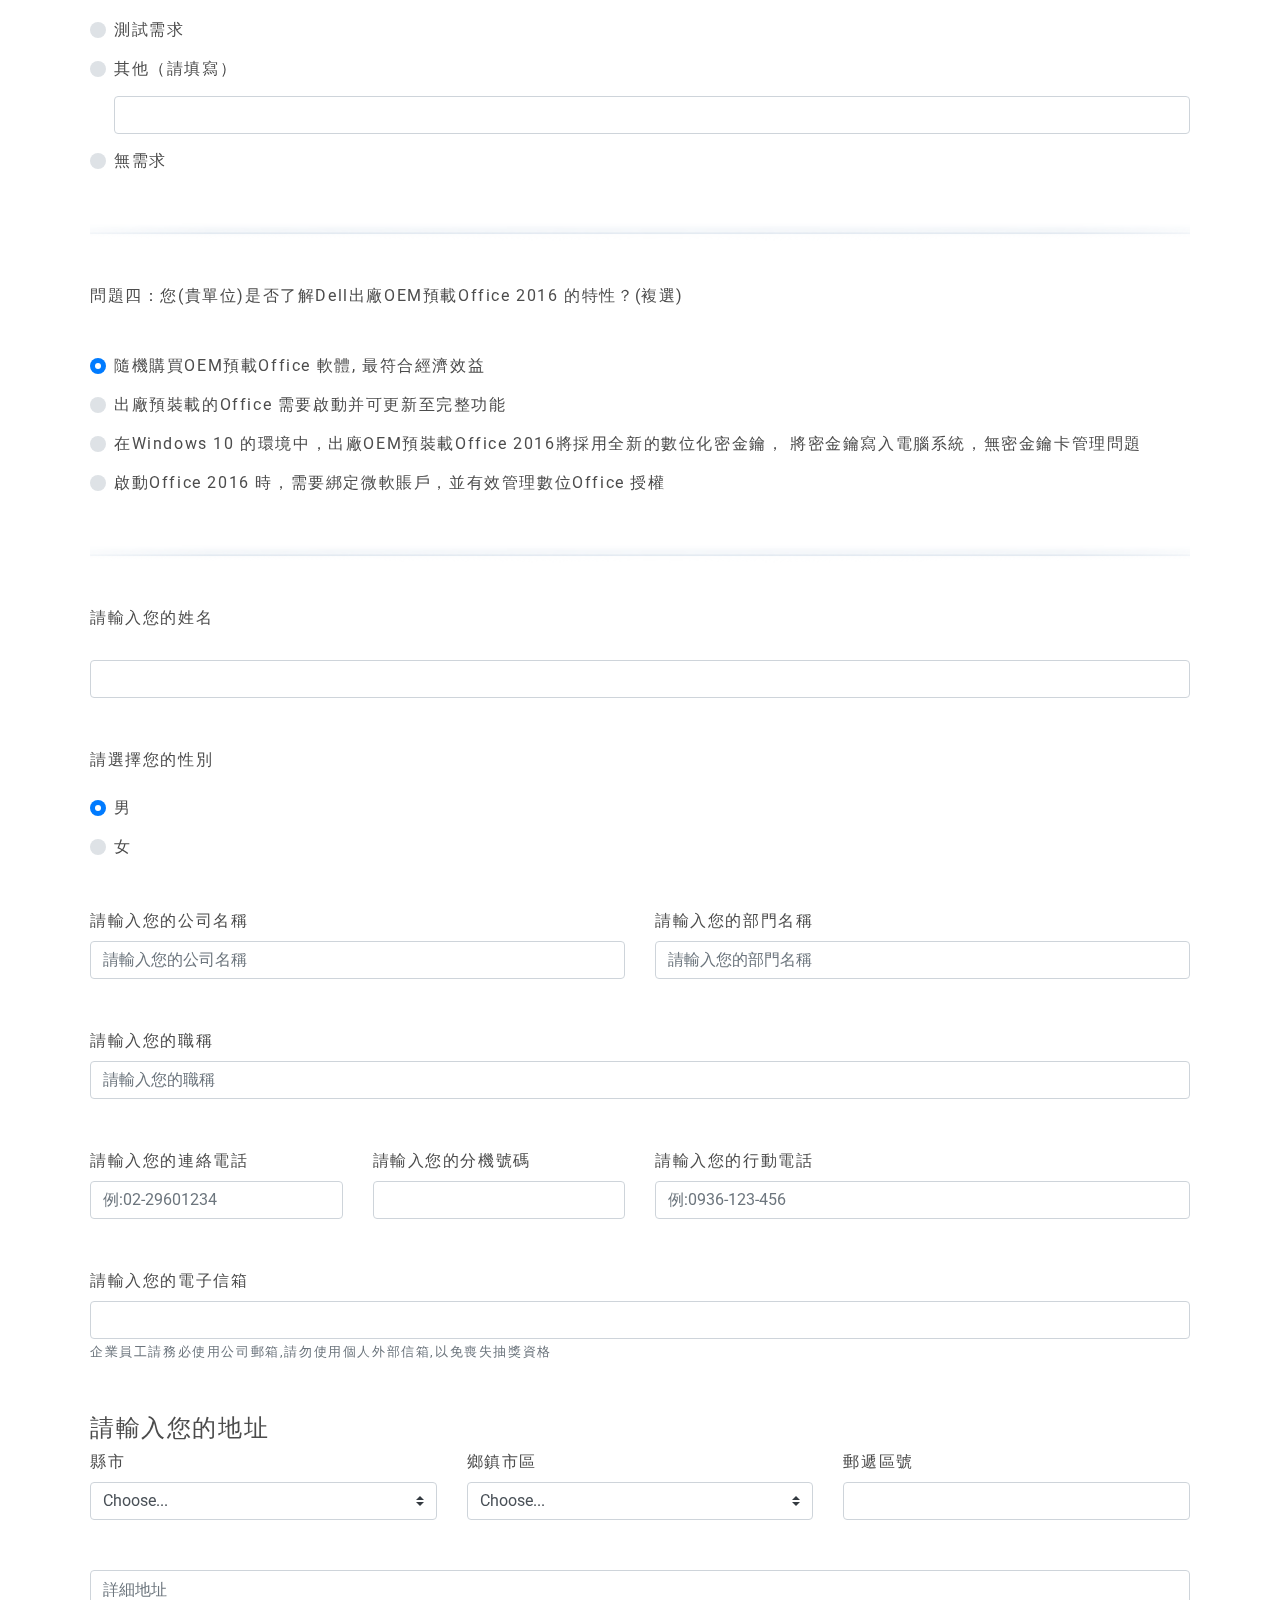
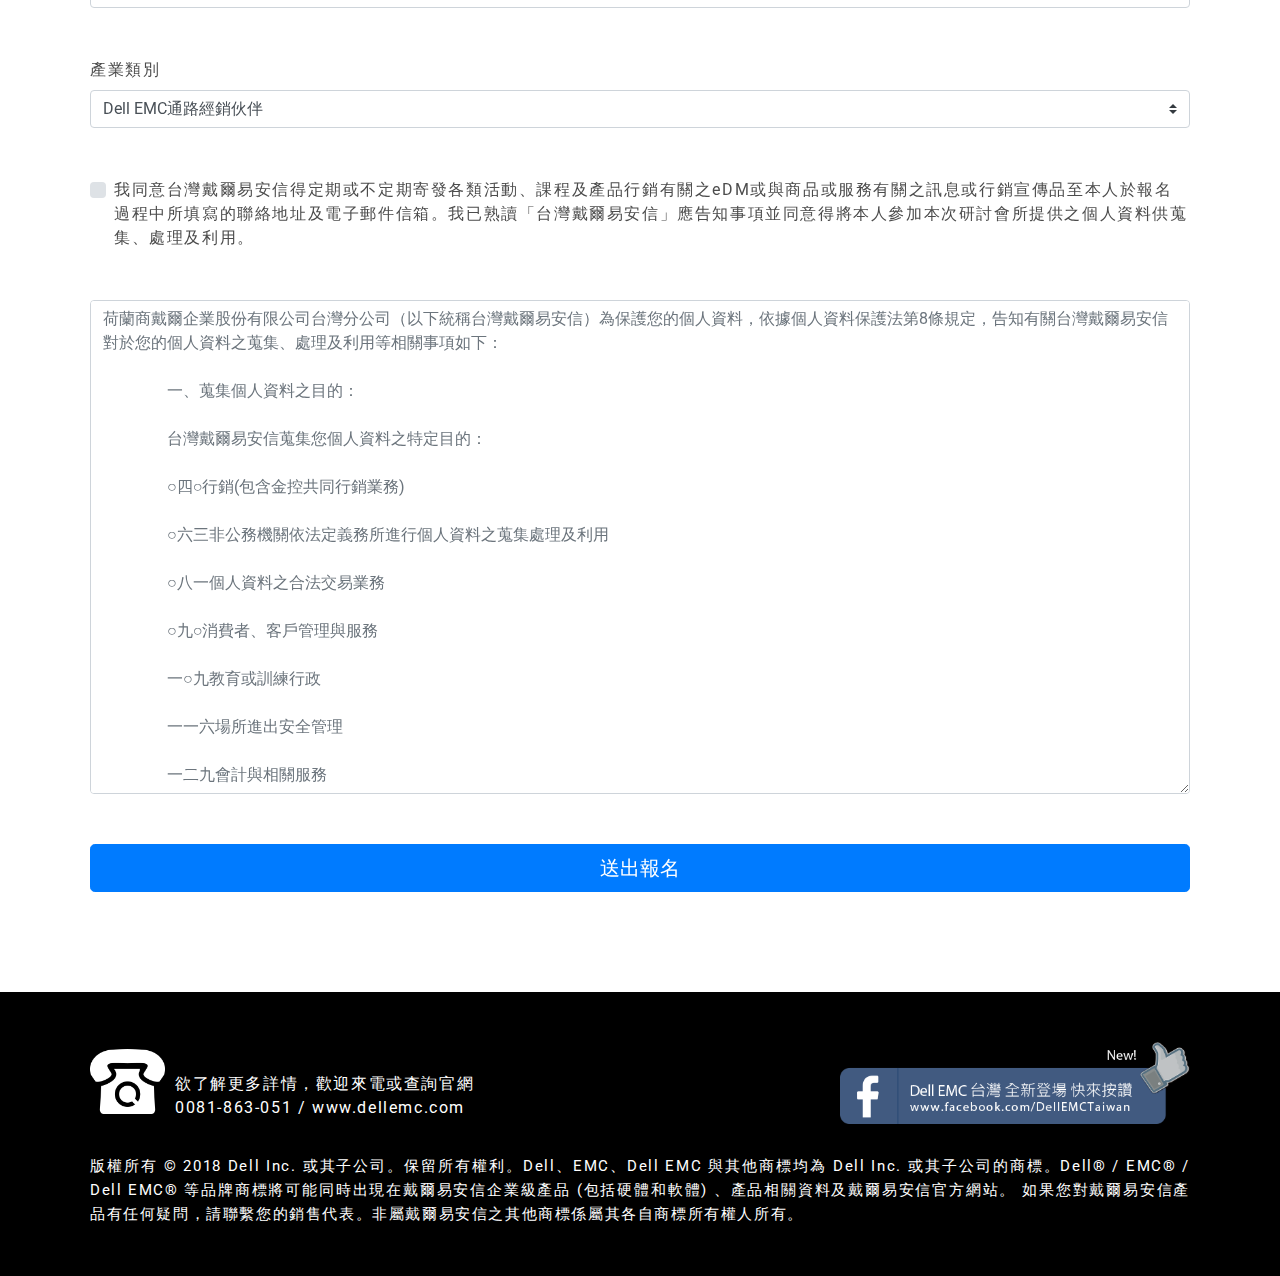
<file: survey.html>
<!DOCTYPE html>
<html lang="en">
<head>
<meta charset="UTF-8">
<meta http-equiv="X-UA-Compatible" content="IE=edge">
<meta name="viewport" content="width=device-width, initial-scale=1, maximum-scale=1.0, user-scalable=0" >
<title>全新Dell Precision工作站 重磅登場</title>
<link rel="stylesheet" href="https://maxcdn.bootstrapcdn.com/font-awesome/4.5.0/css/font-awesome.min.css">
<link rel="stylesheet" href="css/bootstrap.min.css">
<link rel="stylesheet" href="css/dell_nav.css">
<link rel="stylesheet" href="css/dell_event.css">
<link rel="stylesheet" href="css/dell_survey.css">
<link href="https://fonts.googleapis.com/css?family=Roboto+Condensed:300|Roboto:100,400" rel="stylesheet">
<body>
<!-- nav start -->
<nav>
	<div class="nav_wrap">
		<a href="index.html" class="logo_dell">
			<img src="images/logo_dellemc.png">
		</a>
		<a href="#" class="logo_mircosoft">
			<img src="images/logo_mircosoft.png">
		</a>

		<a href="#" class="header_menu" title="列表"></a>
		<a href="#" class="header_search" title="搜尋"></a>
	</div>
</nav>
<div class="overlay_header">
	<a href="#!" class="overlay_close"></a>
	<div class="search_full">
		<form method="get" id="mk-fullscreen-searchform">
        	<input type="text" value="" placeholder="Search..." id="mk-fullscreen-search-input">
        	<i class="fa fa-search fullscreen-search-icon"><input value="" type="submit"></i>
      	</form>
	</div>
</div>
<div class="overlay_header_menu">
	<a href="#!" class="overlay_close"></a>
	<div class="menu_full">
   		<ul class="tab-group">
	        <li class="tab active"><a href="#header_news">最新文章</a></li>
	        <li class="tab"><a href="#header_delltechnologies">Dell Technologies</a></li>
	        <li class="tab"><a href="#header_dellemc">Dell EMC</a></li>
	        <li class="tab"><a href="#header_dell">Dell</a></li>
	        <li class="tab"><a href="#header_event">實體活動</a></li>
	        <li class="tab"><a href="#success_case">成功案例</a></li>
      	</ul>
      
      	<div class="tab-content">
        	<div id="header_news">
        		<div class="nav_header_wrap">
        			<div class="header_link_list">
        				<ul>
        					<li><a href="#" target="_blank">Who is dell technoligies ?</a></li>
        					<li><a href="#" target="_blank">2030年的世界</a></li>
        				</ul>
        			</div>
        		
	        		<div class="header_contact">

	        			聯絡我們
						讓我們一起討論您的IT需求
						<dl>
							<dd>聯絡DELLEMC支援</dd>
							<dd>聯絡銷售代表</dd>
							<dd>欲了解更多詳情，歡迎來電或查詢官網</dd>
							<dd>0081-863-051 / www.dellemc.com</dd>
						</dl>
	        		</div>


        		</div>
			</div>
        
        	<div id="header_delltechnologies">
        		DELLTechnologies
			</div>

			<div id="header_dellemc">
				DELLEMC
			</div>

			<div id="header_dell">
				DELL
			</div>

			<div id="header_event">
				實體活動
			</div>

			<div id="success_case">
				成功案例
			</div>
        
      </div>
      
	</div>

		      


		
	</div>
</div>
<!-- nav End -->
<div class="dell_event_wrap">
	<div class="dell_event_kv kv_survey">
		<div class="kv_text">
			Dell Precision 創新不間歇<br>
			強力支援你的各項專業需求
		</div>
	</div>
	<!-- survey start -->
	<div class="dell_survey_block">
		<h3>填寫問卷抽好禮</h3>
		<div class="dell_survey">
		<form class="needs-validation" novalidate="">
		    <div class="mb-3">
		        <label class="label_q" for="">問題一：請問您(貴單位)是否有採購工作站的計畫?</label>
		        <div class="d-block my-3">
			        <div class="custom-control custom-radio">
			        	<input id="plan-1" name="plan" type="radio" class="custom-control-input" checked="" required="">
			            <label class="custom-control-label" for="plan-1">無</label>
			        </div>
			        <div class="custom-control custom-radio">
			            <input id="plan-2" name="plan" type="radio" class="custom-control-input" required="">
			            <label class="custom-control-label" for="plan-2">三個月內</label>
			        </div>
			        <div class="custom-control custom-radio">
			            <input id="plan-3" name="plan" type="radio" class="custom-control-input" required="">
			            <label class="custom-control-label" for="plan-3">六個月內</label>
			        </div>
			        <div class="custom-control custom-radio">
			            <input id="plan-4" name="plan" type="radio" class="custom-control-input" required="">
			            <label class="custom-control-label" for="plan-4">一年內</label>
			        </div>
		        </div>
		    </div>
		    <hr class="hrline"></form>
			<div class="mb-3">
		        <label class="label_q" for="">問題二：您(貴單位)目前使用於工作站上的軟體品牌是? (複選)</label>
		        <div class="flex_label">
			        <div class="custom-control custom-checkbox">
					    <input type="checkbox" class="custom-control-input" id="AUTODESK">
					    <label class="custom-control-label" for="AUTODESK">AUTODESK</label>
				    </div>
				    <div class="custom-control custom-checkbox">
					    <input type="checkbox" class="custom-control-input" id="DASSAULT SYSTEMES">
					    <label class="custom-control-label" for="DASSAULT SYSTEMES">DASSAULT SYSTEMES</label>
				    </div>
				    <div class="custom-control custom-checkbox">
					    <input type="checkbox" class="custom-control-input" id="Adobe">
					    <label class="custom-control-label" for="Adobe">Adobe</label>
				    </div>
				    <div class="custom-control custom-checkbox">
					    <input type="checkbox" class="custom-control-input" id="Matrox">
					    <label class="custom-control-label" for="Matrox">Matrox</label>
				    </div>

				    <div class="custom-control custom-checkbox">
					    <input type="checkbox" class="custom-control-input" id="SOLIDWORKS">
					    <label class="custom-control-label" for="SOLIDWORKS">SOLIDWORKS</label>
				    </div>
				    <div class="custom-control custom-checkbox">
					    <input type="checkbox" class="custom-control-input" id="ANSYS">
					    <label class="custom-control-label" for="ANSYS">ANSYS</label>
				    </div>
				    <div class="custom-control custom-checkbox">
					    <input type="checkbox" class="custom-control-input" id="Grass Valley">
					    <label class="custom-control-label" for="Grass Valley">Grass Valley</label>
				    </div>
				    <div class="custom-control custom-checkbox">
					    <input type="checkbox" class="custom-control-input" id="Sony">
					    <label class="custom-control-label" for="Sony">Sony</label>
				    </div>

				    <div class="custom-control custom-checkbox">
					    <input type="checkbox" class="custom-control-input" id="PTC">
					    <label class="custom-control-label" for="PTC">PTC</label>
				    </div>
				    <div class="custom-control custom-checkbox">
					    <input type="checkbox" class="custom-control-input" id="Altair">
					    <label class="custom-control-label" for="Altair">Altair</label>
				    </div>
				    <div class="custom-control custom-checkbox">
					    <input type="checkbox" class="custom-control-input" id="AJA">
					    <label class="custom-control-label" for="AJA">AJA</label>
				    </div>
				    <div class="custom-control custom-checkbox">
					    <input type="checkbox" class="custom-control-input" id="MAXON">
					    <label class="custom-control-label" for="MAXON">MAXON</label>
				    </div>

				    <div class="custom-control custom-checkbox">
					    <input type="checkbox" class="custom-control-input" id="SIMENS">
					    <label class="custom-control-label" for="SIMENS">SIMENS</label>
				    </div>
				    <div class="custom-control custom-checkbox">
					    <input type="checkbox" class="custom-control-input" id="SPACECLAIM">
					    <label class="custom-control-label" for="SPACECLAIM">SPACECLAIM</label>
				    </div>
				    <div class="custom-control custom-checkbox">
					    <input type="checkbox" class="custom-control-input" id="THE FOUNDRY">
					    <label class="custom-control-label" for="THE FOUNDRY">THE FOUNDRY</label>
				    </div>
				    <div class="custom-control custom-checkbox">
					    <input type="checkbox" class="custom-control-input" id="Cakewalk">
					    <label class="custom-control-label" for="Cakewalk">Cakewalk</label>
				    </div>

				    <div class="custom-control custom-checkbox">
					    <input type="checkbox" class="custom-control-input" id="Bentley">
					    <label class="custom-control-label" for="Bentley">Bentley</label>
				    </div>
				    <div class="custom-control custom-checkbox">
					    <input type="checkbox" class="custom-control-input" id="MSC">
					    <label class="custom-control-label" for="MSC">MSC</label>
				    </div>
				    <div class="custom-control custom-checkbox">
					    <input type="checkbox" class="custom-control-input" id="Luxology">
					    <label class="custom-control-label" for="Luxology">Luxology</label>
				    </div>
				    <div class="custom-control custom-checkbox">
					    <input type="checkbox" class="custom-control-input" id="其他">
					    <label class="custom-control-label" for="其他">其他</label>
				    </div>
		        </div>
		    </div>
		    <hr class="hrline"></form>
		    <div class="mb-3">
		        <label class="label_q" for="">問題三：對於Dell Precision 工作站，需要為您做更詳細說明的部分是？(複選)</label>
		        <div class="d-block my-3">
			        <div class="custom-control custom-radio">
			        	<input id="clarify-1" name="" type="radio" class="custom-control-input" checked="" required="">
			            <label class="custom-control-label" for="clarify-1">最新產品Roadmap</label>
			        </div>
			        <div class="custom-control custom-radio">
			            <input id="clarify-2" name="" type="radio" class="custom-control-input" required="">
			            <label class="custom-control-label" for="clarify-2">關鍵技術</label>
			        </div>
			        <div class="custom-control custom-radio">
			            <input id="clarify-3" name="" type="radio" class="custom-control-input" required="">
			            <label class="custom-control-label" for="clarify-3">測試需求</label>
			        </div>
			        <div class="custom-control custom-radio">
			            <input id="clarify-4" name="" type="radio" class="custom-control-input" required="">
			            <label class="custom-control-label" for="clarify-4">其他（請填寫）</label>
			            <div class="other_text">
			            	<input type="text" class="form-control" id="" placeholder="" value="" required="">
			        	</div>
			        </div>
			        <div class="custom-control custom-radio">
			            <input id="clarify-5" name="" type="radio" class="custom-control-input" required="">
			            <label class="custom-control-label" for="clarify-5">無需求</label>
			        </div>
		        </div>
		    </div>
		    <hr class="hrline"></form>
		    <div class="mb-3">
		        <label class="label_q" for="">問題四：您(貴單位)是否了解Dell出廠OEM預載Office 2016 的特性？(複選)</label>
		        <div class="d-block my-3">
			        <div class="custom-control custom-radio">
			        	<input id="woffice-1" name="" type="radio" class="custom-control-input" checked="" required="">
			            <label class="custom-control-label" for="woffice-1">隨機購買OEM預載Office 軟體, 最符合經濟效益</label>
			        </div>
			        <div class="custom-control custom-radio">
			            <input id="woffice-2" name="" type="radio" class="custom-control-input" required="">
			            <label class="custom-control-label" for="woffice-2">出廠預裝載的Office 需要啟動并可更新至完整功能</label>
			        </div>
			        <div class="custom-control custom-radio">
			            <input id="woffice-3" name="" type="radio" class="custom-control-input" required="">
			            <label class="custom-control-label" for="woffice-3">在Windows 10 的環境中，出廠OEM預裝載Office 2016將採用全新的數位化密金鑰，
		將密金鑰寫入電腦系統，無密金鑰卡管理問題</label>
			        </div>
			        <div class="custom-control custom-radio">
			            <input id="woffice-4" name="" type="radio" class="custom-control-input" required="">
			            <label class="custom-control-label" for="woffice-4">啟動Office 2016 時，需要綁定微軟賬戶，並有效管理數位Office 授權</label>
			        </div>
		        </div>
		    </div>
			<hr class="hrline"></form>
			<div class="mb-3">
		        <label class="label_q" for="fullname">請輸入您的姓名</label>
		        <input type="text" class="form-control" id="fullname" placeholder="" value="" required="">
		    </div>
		    <div class="mb-3">
		        <label for="gender">請選擇您的性別</label>
		        <div class="d-block my-3">
			        <div class="custom-control custom-radio">
			        	<input id="male" name="gender" type="radio" class="custom-control-input" checked="" required="">
			            <label class="custom-control-label" for="male">男</label>
			        </div>
			        <div class="custom-control custom-radio">
			            <input id="female" name="gender" type="radio" class="custom-control-input" required="">
			            <label class="custom-control-label" for="female">女</label>
			        </div>
		        </div>
		    </div>
		    <div class="row">
				<div class="col-md-6 mb-3">
			        <label for="address">請輸入您的公司名稱</label>
			        <input type="text" class="form-control" id="address" placeholder="請輸入您的公司名稱" required="">
		    	</div>
		    	<div class="col-md-6 mb-3">
		    		<label for="address">請輸入您的部門名稱</label>
		        	<input type="text" class="form-control" id="address" placeholder="請輸入您的部門名稱" required="">
		    	</div>
		    </div>
		    <div class="mb-3">
		        <label for="address">請輸入您的職稱</label>
		        <input type="text" class="form-control" id="address" placeholder="請輸入您的職稱" required="">
		    </div>
		    <div class="row">
		    	<div class="col-md-3 mb-3">
			        <label for="address">請輸入您的連絡電話</label>
			        <input type="text" class="form-control" id="address" placeholder="例:02-29601234" required="">
			    </div>
			    <div class="col-md-3 mb-3">
			        <label for="address">請輸入您的分機號碼</label>
		        <input type="text" class="form-control" id="address" placeholder="" required="">
			    </div>
			    <div class="col-md-6 mb-3">
			        <label for="address">請輸入您的行動電話</label>
		        	<input type="text" class="form-control" id="address" placeholder="例:0936-123-456" required="">
			    </div>
		    </div>
			<div class="mb-3">
		        <label for="email">請輸入您的電子信箱</label>
		        <input type="text" class="form-control" id="email" placeholder="" required="">
		        <small class="text-muted">企業員工請務必使用公司郵箱,請勿使用個人外部信箱,以免喪失抽獎資格</small>
		        <div class="invalid-feedback"></div>
		    </div>
			<h4>請輸入您的地址</h4>
			<div class="row">
		        <div class="col-md-4 mb-3">
		            <label for="country">縣市</label>
		           	<select class="custom-select d-block w-100" id="country" required="">
		                <option value="">Choose...</option>
		                <option>台北市</option>
		            </select>
		        </div>
		        <div class="col-md-4 mb-3">
		            <label for="state">鄉鎮市區</label>
		            <select class="custom-select d-block w-100" id="state" required="">
		                <option value="">Choose...</option>
		                <option>中正區</option>
		            </select>
		        </div>
		        <div class="col-md-4 mb-3">
		            <label for="zip">郵遞區號</label>
		            <input type="text" class="form-control" id="zip" placeholder="" required="">
		        </div>
		        <div class="col-md-12 mb-3">
		        	<input type="text" class="form-control" id="address" placeholder="詳細地址" required="">
		    	</div>
		    </div>
			<div class="mb-3">
				<label for="state">產業類別</label>
		            <select class="custom-select d-block w-100" id="state" required="">
		                <option value="">Dell EMC通路經銷伙伴</option>
						<option value="">金融</option>
						<option value="">政府 教育 醫療 能源</option>
						<option value="">製造</option>
						<option value="">零售</option>
						<option value="">媒體娛樂</option>
						<option value="">交通運輸</option>
						<option value="">企業服務</option>
						<option value="">電信通訊</option>
						<option value="">其他</option>
		                <option>中正區</option>
		            </select>
			</div>
			<div class="mb-3">
			    <div class="custom-control custom-checkbox">
					<input type="checkbox" class="custom-control-input" id="">
					<label class="custom-control-label" for="">我同意台灣戴爾易安信得定期或不定期寄發各類活動、課程及產品行銷有關之eDM或與商品或服務有關之訊息或行銷宣傳品至本人於報名過程中所填寫的聯絡地址及電子郵件信箱。我已熟讀「台灣戴爾易安信」應告知事項並同意得將本人參加本次研討會所提供之個人資料供蒐集、處理及利用。</label>
				</div>
			</div>
			<div class="mb-3">
				<div class="form-group">
		   			<textarea class="form-control" id="" rows="20" placeholder="荷蘭商戴爾企業股份有限公司台灣分公司（以下統稱台灣戴爾易安信）為保護您的個人資料，依據個人資料保護法第8條規定，告知有關台灣戴爾易安信對於您的個人資料之蒐集、處理及利用等相關事項如下：

		一、蒐集個人資料之目的：

		台灣戴爾易安信蒐集您個人資料之特定目的：

		○四○行銷(包含金控共同行銷業務)

		○六三非公務機關依法定義務所進行個人資料之蒐集處理及利用

		○八一個人資料之合法交易業務

		○九○消費者、客戶管理與服務

		一○九教育或訓練行政

		一一六場所進出安全管理

		一二九會計與相關服務

		一四八網路購物及其他電子商務服務

		一五二廣告或商業行為管理

		一五七調查、統計與研究分析

		一八一其他經營合於營業登記項目或組織章程所定之業務

		 

		二、蒐集個人資料之類別：台灣戴爾易安信直接自您或自第三人處蒐集您的個人資料，共計有下列類別及敘述

		（一）識別類

		Ｃ001 辨識個人者。（例如：姓名、職稱、住址、工作地址、以前地址、住家電話號碼、行動電話、即時通帳號、網路平臺申請之帳號、通訊及戶籍地址、相片、電子郵遞地址、憑證卡序號、憑證序號、提供網路身分認證或申辦查詢服務之紀錄及其他任何可辨識資料本人者等。）

		Ｃ003 政府資料中之辨識者。（例如：身分證統一編號、統一證號、稅籍編號、證照號碼、護照號碼等。）

		（二）特徵類

		Ｃ011 個人描述。（例如：年齡、性別、出生年月日、出生地、國籍等。）

		（三）社會情況

		Ｃ038 職業。（例如：技術長、客服人員或其他各種職業等。）

		(四) 商業資訊：

		Ｃ101 資料主體之商業活動。（例如：商業種類、提供或使用之財貨或服務、商業契約等。）

		（五）其他各類資料(包括但不限於其他得以直接或間接識別當事人之個人資料。)

		 

		三、個人資料利用之期間、地區、對象或方式：

		（一）期間：於台灣戴爾易安信存續期間或依法令之資料保存期間。

		（二）地區：中華民國領域內或利用對象之國內及國外所在地。

		（三）對象：Dell Inc. 之子公司或分公司，及Dell Inc. 擁有一定比例以上之股份或透過協議方式實行時間控制之公司（以下統稱台灣戴爾易安信關係企業）、受台灣戴爾易安信委託處理事務之委外機構/公司、台灣戴爾易安信之合作廠商、台灣戴爾易安信之共同行銷或合作對象、其他與台灣戴爾易安信有業務往來或合作之機構、司法主管機關、依法有調查權之機關或其他政府機構及其他未受中央目的事業主管機關限制之國際傳輸個人資料接收者。

		（四）方式：以電話、簡訊、電子郵件、紙本或其他合於當時科學技術之適當方式之蒐集、處理國際傳輸與利用個人資料。


		四、依據個人資料保護法第三條之規定，您就本人之個人資料得行使下列權利：

		（一）向台灣戴爾易安信請求查詢、閱覽或製給複製本，惟台灣戴爾易安信依法得酌收必要成本費用；

		（二）向台灣戴爾易安信請求補充或更正之，惟依法您應事先為適當之釋明；

		（三）個人資料蒐集之特定目的消失或期限屆滿時，您得向台灣戴爾易安信請求停止蒐集、處理或利用及請求刪除。但台灣戴爾易安信因執行職務或業務所必須得不依您請求為之。

		(四) 同意提供相關資料予台灣戴爾易安信於本次活動目的範圍內及將來產品行銷暨公關活動之使用，並享有個資法第三條之權利。個人資料將不洩露予第三人，亦不進行前述範圍以外之利用


		若您欲行使上述任一權利，請檢附相關證明文件向台灣戴爾易安信提出書面請求，台灣戴爾就該書面請求之決定，將於收到您的書面請求之次日起15日內以書面通知您。前述15日期間於必要時，得予再延長15日，台灣戴爾並將以書面通知您。


		五、若您不願意提供您的個人資料予台灣戴爾易安信依上述說明內容為蒐集、處理或利用及國際傳輸，台灣戴爾易安信有權自行判斷是否同意處理您的訂購訊息或同意您使用或參加台灣戴爾易安信或其合作伙伴所提供之任何服務或活動。


		六、您同意台灣戴爾易安信有權隨時修訂本告知事項，並同意台灣戴爾易安信得於修訂後公佈在各自官方網站上之適當位置，您可以隨時自行至各該官方網站詳閱修訂後之告知事項。"></textarea>
		  		</div>
			</div>
		    <button class="btn btn-primary btn-lg btn-block" type="submit">送出報名</button>
		</form>
		</div>
	</div>
		<!-- survey End -->
</div>
<!-- footer start -->
<footer>
	<div class="warp_block">
		<div class="contact">
			<p>欲了解更多詳情，歡迎來電或查詢官網</p>
			<p>0081-863-051 / www.dellemc.com</p>
		</div>
		<a href="#" class="btn_facebook"></a>
		<p class="copyright">版權所有 © 2018 Dell Inc. 或其子公司。保留所有權利。Dell、EMC、Dell EMC 與其他商標均為 Dell Inc. 或其子公司的商標。Dell® / EMC® / Dell EMC® 等品牌商標將可能同時出現在戴爾易安信企業級產品 (包括硬體和軟體) 、產品相關資料及戴爾易安信官方網站。 如果您對戴爾易安信產品有任何疑問，請聯繫您的銷售代表。非屬戴爾易安信之其他商標係屬其各自商標所有權人所有。</p>
	</div>
	</footer>
<!-- footer End -->


<script src="
https://cdnjs.cloudflare.com/ajax/libs/jquery/2.1.3/jquery.min.js"></script>
<script src="js/bootstrap.min.js"></script>
<script>
	function expand() {
		$(".overlay_header").toggleClass("open");
		/*$(".search_full").toggleClass("open");*/
	}
	$('.header_search').on('click', expand);

	function expand_menu() {
		$(".overlay_header_menu").toggleClass("open");
		/*$(".menu_full").toggleClass("open");*/
	}
	$('.header_menu').on('click', expand_menu);

	$('.overlay_close').click(function(event) {
		$(".overlay_header").removeClass('open');
		$(".overlay_header_menu").removeClass("open");
	});

</script>
</body>
</head>
</html>
</file>
<file: css/dell_nav.css>
body {
	padding: 0px;
    margin: 0px;
    font-family: 'Roboto','Roboto Condensed','Microsoft JhengHei', 'Microsoft YaHei', Helvetica, Arial, Lucida, sans-serif;
    /*text-shadow: 0 1px 3px rgba(0, 0, 0, 0.3);*/
    background: #1a1a1a;
    line-height: 1.5em;
    box-sizing: border-box;
    -webkit-text-size-adjust: none;
    color:#4C4C4C;
    box-sizing: border-box;
	letter-spacing: 0.1em;
}
a , a:hover {
	text-decoration: none;
}
ul, ul li {
	list-style-type: none;
	padding: 0;
	margin: 0;
}
img {
	max-width: 100%;
}
nav {
	background: #1A1A1A;
	width: 100%;
	height: 90px;
	position: fixed;
	top:0;
	z-index: 999;
}
.overlay_close {
	width: 40px;
	height: 40px;
	background: url(../images/iconmonstr-x-mark-2.svg) no-repeat center center #58BCE8;
	background-size: 24px 24px;
	position: absolute;
	right: 0;
	top:0;
}
.header_search {
	background: url(../images/icon_search.png) no-repeat center center;
	background-size: cover;
	height: 40px;
	width: 40px;
	float:right;
	margin:23px 15px 0 0;
}
.header_menu {
	background: url(../images/icon_menu.png) no-repeat center center;
	background-size: cover;
	height: 40px;
	width: 40px;
	float:right;
	margin:23px 0px 0 0;
}
.overlay_header {
	position: fixed;
	z-index: 1000;
	width: 100%;
	height: 100%;
	background: rgba(38,127,187,0.97);
	display: none;
}
.overlay_header_menu {
	position: fixed;
	z-index: 1000;
	width: 100%;
	height: 100%;
	background: rgba(38,127,187,0.97);
	display: none;
}
.search_full {
	width: 800px;
	position: absolute;
	left: 50%;
	top:50%;
	transform: translate(-50%,-50%);
}
.menu_full {
	padding: 120px 90px;
}
.open {
	display: block;
}
 #mk-fullscreen-searchform #mk-fullscreen-search-input {
    width: 800px;
    background-color: transparent;
    -webkit-box-shadow: 0 3px 0 0 rgba(255, 255, 255, .5);
    -moz-box-shadow: 0 3px 0 0 rgba(255, 255, 255, .5);
    box-shadow: 0 3px 0 0 rgba(255, 255, 255, .5);
    border: 0;
    text-align: center;
    font-size: 35px;
    padding: 20px;
    color: #fff;
    -webkit-transition: all .3s ease-out;
    -moz-transition: all .3s ease-out;
    -ms-transition: all .3s ease-out;
    -o-transition: all .3s ease-out;
    transition: all .3s ease-out;
}
 #mk-fullscreen-searchform #mk-fullscreen-search-input::placeholder {
 	color:#fff;
 }
#mk-fullscreen-searchform .fullscreen-search-icon {
    font-size: 25px;
    position: absolute;
    right: 15px;
    width: 25px;
    top: 30px;
    color: #fff;
    color: rgba(255, 255, 255, .2);
    -webkit-transition: all .2s ease-out;
    -moz-transition: all .2s ease-out;
    -ms-transition: all .2s ease-out;
    -o-transition: all .2s ease-out;
    transition: all .2s ease-out;
}
#mk-fullscreen-searchform input[type=submit] {
    position: absolute;
    width: 100px;
    height: 100%;
    background-color: transparent;
    border: 0;
    right: 0;
    top: 0;
}
.fa-search:before {
    content: "\f002";
    color:#fff;
}
.warp_block {
	max-width: 1600px;
	display: block;
	margin: 0 auto;
	padding: 0 90px;
}
.nav_wrap {
	max-width: 1600px;
	display: block;
	margin: 0 auto;
	padding: 0 90px;
}
.dell_event_wrap {
	max-width: 1600px;
	display: block;
	margin: 0 auto;
	background: #fff;
	padding: 90px 0 0 0;
}
.tab-group {
  list-style: none;
  padding: 0;
  margin: 0 0 40px 0;
}
.tab-group:after {
  content: "";
  display: table;
  clear: both;
}
.tab-group li {
    padding: 0 3% 0 0;
    float: left;
    min-width: 15%;
}
.tab-group li a {
  display: inline;
  text-decoration: none;
  color: #fff;
  font-size: 20px;
  text-align: left;
  cursor: pointer;
  transition: .5s ease;
  padding: 15px;
  border-bottom: 3px solid transparent;
}
.tab-group li a:hover {
	border-bottom: 3px solid #00BAE5;
	color: #ffffff;
}
.tab-group .active a {
	border-bottom: 3px solid #00BAE5;
	color: #fff;
}
.tab-content > div {
	display: none;
	padding:0 15px;
}
.tab-content > div:first-child {
	display: block;
}
.nav_header_wrap {
	width: auto;
    height: 100%;
    font-size: 18px;
    margin:50px 0 0 0;
}
.tab-content .header_contact {
	border-left: 1px solid #fff;
	height: 100vh;
	float:right;
	color:#fff;
	padding-left: 50px;
	width: 40%;
}
.tab-content .header_link_list {
	float:left;
	width: 60%;
}
.tab-content .header_link_list ul li {
	margin:0 0 2em 0;
}
.tab-content .header_link_list ul li a {
	color:#fff;
	font-size: 24px;
}




nav .logo_dell {
	float:left;
	margin: 30px 30px 0 0;
	width: 140px;
}
nav .logo_mircosoft {
	float:left;
	margin: 23.5px 30px 0 0;
	width: 160px;
}
nav .search-block {
	float: right;
	padding: 20px 0 0 0;
	position: relative;
}
footer {
	width: 100%;
	float:left;
	background: #000;
	padding: 50px 0;
	color:#fff;
}
footer .copyright {
	float:left;
	width: 100%;
	margin: 30px 0 0 0;
	font-size: 15px;
	text-align: justify;
}
footer .contact {
	float:left;
	width: calc(100% - 370px);
	padding: 30px 0 0 85px;
	background: url(../images/icon_phone.png) no-repeat left center;
	background-size: auto 65px;
}
footer .contact p {
	float:left;
	width: 100%;
	margin: 0;
}
footer .btn_facebook {
	float: right;
	background: url(../images/btn_fb.png) no-repeat 0 0;
	background-size: 100% auto;
	width: 350px;
	height: 82px;
	/*height: 120px;*/
}

@media (max-width: 900px) {
	footer .contact {
		float:left;
		width: calc(100% - 300px);
		padding: 20px 0 0 0px;
		background: none;
		/*background-size: auto 55px;*/
	}
	footer .btn_facebook {
		float: right;
		background: url(../images/btn_fb.png) no-repeat 0 0;
		background-size: 100% auto;
		width: 280px;
		height: 65px;
		/*height: 120px;*/
	}
}
@media (max-width: 850px) {
	#search-content .square {
		width: 250px;
		border: 3px solid #007db8;
	}
}


@media (max-width: 768px) {
	.warp_block {
		padding: 0 50px;
	}
	.nav_wrap {
		padding: 0 50px;
	}
	.dell_event_wrap {
		padding-top: 70px;
	}
	nav {
		height: 70px;
	}
	nav .logo_dell {
		float:left;
		margin: 25px 30px 0 0;
		width: 100px;
	}
	nav .logo_mircosoft {
		float:left;
		margin: 25px 30px 0 0;
		width: 120px;
	}
	nav .search-block {
		padding:15px 0 0 0;
	}
	.header_search {
		height: 30px;
		width: 30px;
		margin:23px 15px 0 0;
	}
	.header_menu {
		height: 30px;
		width: 30px;
		margin:23px 0px 0 0;
	}
	footer .contact {
		float:left;
		width: 100%;
		margin:0 0 15px 0;
	}
	footer .btn_facebook {
		float: right;
		background: url(../images/btn_fb.png) no-repeat 0 0;
		background-size: 100% auto;
		width: 250px;
		height: 58px;
	}
}
@media (max-width: 480px) {
	.nav_wrap {
	    padding: 0 30px;
	}
	nav .logo_dell {
		float:left;
		margin: 25px 15px 0 0;
		width: 60px;
	}
	nav .logo_mircosoft {
		float:left;
		margin: 25px 15px 0 0;
		width: 80px;
	}
	.header_search {
		height: 25px;
		width: 25px;
		margin:23px 15px 0 0;
	}
	.header_menu {
		height: 25px;
		width: 25px;
		margin:23px 0px 0 0;
	}
	footer .copyright {
		font-size: 12px;
	}
	.warp_block {
	    padding: 0 30px;
	}
}
</file>
<file: css/dell_event.css>
.heading {
	font-size: 48px;
}
.dell_event_kv {
	width: 100%;
	position: relative;
}
.kv_index {
	background: url(../images/kv_index.jpg) no-repeat center top;
	background-size: auto 100%; 
	width: 100%;
	padding-top: 37.5%;
}
.kv_intro {
	position: absolute;
	width: 50%;
	box-sizing: border-box;
	padding:0 90px;
	top:50%;
	transform: translate(0, -50%);
}
.kv_intro h2 {
	display: block;
	color: #fff;
	font-size: 2.5em;
	letter-spacing: 0.1em;
}
.kv_intro h3 {
	display: block;
	color: #fff;
	font-size: 0.8em;
	letter-spacing: 0.1em;
	margin: 0 0 20px 0;
}
.kv_intro p {
	display: block;
	color:#878787;
	letter-spacing: 0.1em;
	margin: 0 0 30px 0;
}
.kv_intro a {
	float:left;
	border:2px solid #fff;
	color:#fff;
	letter-spacing: 0.2em;
	height: 42px;
	line-height: 40px;
	padding:0px 5px 0px 48px;
	text-align: center;
	position: relative;
}
.kv_intro a:before {
	position: absolute;
	content: '';
	background: url(../images/iconmonstr-care-right-thin.svg) no-repeat center center;
	background-size: 18px 18px;
	width: 40px;
	height: 42px;
	left: 0;
	top:-2px;
	border-right: 2px solid #fff;
}
.kv_intro a:hover {
	background: #fff;
	color:#000;
}
.kv_intro a:hover:before {
	background: #fff;
	border-right: 2px solid #000;
	background: url(../images/iconmonstr-arrow-37.svg) no-repeat center center;
	background-size: 18px 18px;
}

section {
	padding: 90px 90px;
	width: 100%;
	float:left;
	position: relative;
}
.dell_20_years {
	background: #B9B9B9;
}
.dell_20_years .years_img {
	width: 50%;
	float:left;
}
.dell_20_years .years_info {
	width: 50%;
	float:left;
	padding: 0 0 0 50px;
	color:#000;
	line-height: 1.75em;
}
.dell_20_years .years_info .heading {
	width: 100%;
	float:left;
	margin:0 0 10px 0;
}
.dell_20_years .years_info .info_text {
	width: 100%;
	float:left;
	margin:0 0 20px 0;
	text-align: justify;
}
.button_blue {
	border:2px solid #3580A7;
	padding: 0 8px;
	color:#3580A7;
	float:right;
	line-height: 40px;
}
.button_blue:hover {
	color:#fff;
	background-color:#3580A7;
}
.dell_creative {
	background: #444444;
	text-align: center;
	color:#fff;
}
.dell_creative .info_creative {
	color:#878787;
	width: 100%;
	float:left;
	margin: 30px 0;
}
.button_group {
	width: 100%;
	float:left;
	text-align: center;
}
.button_group li {
	display: inline-block;
	border:2px solid #fff;
	line-height: 40px;
	margin:0 10px;
}
.button_group a {
	padding: 0 8px;
	display: block;
	color:#fff;
}
.button_group a:hover {
	background: #fff;
	color:#000;
}
.dell_machine_hero {
	width: 100%;
	float:left;
	text-align: center;
	background: url(../images/CS_Machine_Hero.jpg) no-repeat center center;
	background-size: cover;
}
.dell_machine_hero .hero_title {
	font-size: 24px;
	color:#ffd143;
	margin:0 0 40px 0;
	width: 100%;
	float:left;
}
.dell_machine_hero .heading {
	color:#fff;
}
.dell_machine_hero .solve-1 {
	color:#fff;
	font-size: 16px;
	width: 100%;
	float:left;
	margin-top: 20px;
}
.dell_machine_hero .solve-2 {
	font-size: 16px;
	width: 100%;
	float:left;
	margin-top: 20px;
	color:#878787;
}
.img_group {
	width: 70%;
	display: flex;
	float:left;
	justify-content: space-between;
	margin: 50px 15% 80px 15%;
	text-align: center;
	color:#fff;
}
.img_group li {
	width: 30%;
}
.img_group li .icons {
	width: 100%;
	padding: 0 10% 20px 10%;
}
.img_group li span {
	width: 100%;
	float:left;
}
.button_more {
	display: inline-block;
	padding: 0 8px;
	line-height: 40px;
	border:2px solid #fff;
	color:#fff;
}
.button_more:hover {
	border:2px solid #fff;
	background-color:#fff;
	color:#000;
}
.dell_performance {
	background: #fff;
}
.dell_performance .heading {
	text-align: center;
	color:#000;
}
.dell_performance .info_performance {
	width: 80%;
	float:left;
	margin:30px 10%;
	color:#878787;
	text-align: center;
}
.mv_list {
	width: 100%;
	float:left;
	display: inline-flex;
	flex-wrap: wrap;
	justify-content: space-between;
	align-content: stretch;
}
.mv_list li {
	width: 23%;
	margin:0 0 2em 0;
	padding: 0 0 40px 0;
	position: relative;
    
    display: flex;
    flex-direction: column;
}
.mv_list li a {
	width: 100%;
/*	float:left;*/
}
.mv_list li .mv_cover {
	width: 100%;
	float:left;
	position: relative;
	padding: 54.5% 0 0 0;
	margin:0 0 10px 0;
	transition: all 0.5s;
}
.mv_list li .mv_cover p {
	position: absolute;
	top: 50%;
    left: 50%;
    transform: translate(-50%, -50%);
    color:#fff;
    font-size: 18px;
    white-space: nowrap;
    text-align: center;
    line-height: 1.75em;
}
.mv_list li .mv_cover.mv_1 {
	background: url(../images/mv_1.jpg) no-repeat center center;
	background-size: 100% 100%;
}
.mv_list li .mv_cover.mv_2 {
	background: url(../images/mv_2.jpg) no-repeat center center;
	background-size: 100% 100%;
}
.mv_list li .mv_cover.mv_3 {
	background: url(../images/mv_3.jpg) no-repeat center center;
	background-size: 100% 100%;
}
.mv_list li .mv_cover.mv_4 {
	background: url(../images/mv_4.jpg) no-repeat center center;
	background-size: 100% 100%;
}
.mv_list li .mv_cover.mv_5 {
	background: url(../images/mv_5.jpg) no-repeat center center;
	background-size: 100% 100%;
}
.mv_list li .mv_cover.mv_6 {
	background: url(../images/mv_6.jpg) no-repeat center center;
	background-size: 100% 100%;
}
.mv_list li .mv_cover.mv_7 {
	background: url(../images/mv_7.jpg) no-repeat center center;
	background-size: 100% 100%;
}
.mv_list li .mv_cover.mv_8 {
	background: url(../images/mv_8.jpg) no-repeat center center;
	background-size: 100% 100%;
}
.mv_list li .intro_mv {
	width: 100%;
/*	float:left;*/
	color:#878787;
	text-align: justify-all;
    margin-bottom: 2em;
}
.mv_list li .more_info {
	float:right;
	color:#007db8;
	position: absolute;
	right: 0;
	bottom: 0;
}
.mv_list li .more_info:after {
	content: '▶';
	margin:0 0 0 5px;
}
.mv_list li a:hover .mv_cover {
	background-size: 120% 120%;
}
.dell_tech {
	background:#CCCCCC;
}
.dell_tech .heading {
	text-align: center;
}
.tech_group {
	width: 80%;
	float:left;
	display: flex;
	justify-content: space-between;
	margin: 50px 10% 0 10%;
}
.tech_group li {
	width: 23%;
	text-align: center;
}
.tech_group li .tech_pic {
	max-width: 150px;
	display: block;
	margin: 0 auto;
}
.tech_group li p {
	width: 100%;
	float:left;
	font-weight: bold;
}
.tech_group li span {
	color:#878787;
	width: 100%;
	float:left;
	margin:0 0 30px 0;
}
.tech_group li a {
	color:#007DA6;
}
.tech_group li a:after {
	content: '▶';
	margin:0 0 0 5px;
}
.tech_group li a:hover {
	text-decoration: underline;
}
.dell_action {
	background: #fff;
	display: table;
}
.dell_action .item {
	display: table-cell;
	width: 300px;
	padding: 0 80px 0 30px;
	border-right: 1px solid #723D70;
}
.dell_action .call_action {
	padding: 0 0 0 50px;
}
.dell_action .call_action .windows_logo {
	background: url(../images/logo_windows_blue.png) no-repeat left bottom;
	background-size: 442px 66px;
	padding: 36px 0 0 450px;
	float:left;
	height: 66px;
	width: 100%;
	margin:0 0 20px 0;
} 
.dell_action .call_action p {
	font-size: 1.2em;
	line-height: 2em;
}
.dell_action .call_action p span{
	color:#723D70;
	font-weight: bold;
}
.dell_action .call_action p i {
	font-size: 13px;
	color:#AAAAAA;
}
.dell_action .call_action .button_join {
	float:right;
	line-height: 40px;
	background: #723D70;
	color:#fff;
	padding: 0 8px;
	min-width: 120px;
	text-align: center;
}
.kv_ai {
	background: url(../images/screenshot.jpg) no-repeat center center;
	background-size: cover;
}
.AI_intro {
	width: 768px;
	display: block;
	margin: 0 auto;
	padding: 120px 0;
	color:#fff;
}
.AI_intro h2 {
	display: block;
	margin:0 0 50px 0;
	text-align: center;
	letter-spacing: 0.25em;
	font-size: 40px;
}
.AI_intro p {
	display: block;
	font-size: 16px;
	text-align: justify;
	margin:0 0 80px 0;
	line-height: 1.75em;
}
.AI_intro .button_vedio {
	background: url(../images/icon_vedio.png) no-repeat center top;
	background-size: 88px auto;
	width: inline-block;
	white-space: nowrap;
	display: block;
	padding: 95px 0 0 0;
	text-align: center;
	color:#fff;
}
.dell_workstation {
	background: #C5C5C5;
}
.dell_workstation .workstation_img {
	width: 50%;
	float:left;
}
.dell_workstation .workstation_info {
	width: 50%;
	float:left;
	padding-left: 50px;
	color:#000;
}
.dell_workstation .workstation_info h3 {
	text-align: center;
}
.dell_workstation .intro_workstation {
	display: block;
	margin: 20px 0 0 0;
	color:#1A1A1A;
	text-align: justify;
}
.dell_future {
	background: #444444;
	color:#fff;
}
.dell_future h3 {
	text-align: center;
}
.dell_future .intro_future {
	width: 100%;
	float:left;
	margin: 30px 0;
	line-height: 1.5em;
	text-align: justify;
}
.future_list {
	width: 100%;
	float:left;
	display: flex;
	justify-content: space-between;
}
.future_list li {
	width: 18%;
}
.future_list li .future_img {
	position: relative;
	margin:0 0 15px 0;
}
.future_list li .future_img i {
	position: absolute;
	top:50%;
	left:50%;
	transform: translate(-50%,-50%);
	font-style: normal;
	white-space: nowrap;
}
.future_list li p {
	color:#878787;
}
.dell_ai_ready {
	display: table;
	background: url(../images/hrline.png) no-repeat center bottom #fff;
	padding-bottom: 50px;
}
.info_ai_ready {
	display: table-cell;
	vertical-align: middle;
	width: 50%;
}
.info_ai_ready h3 {
	text-align: center;
}
.info_ai_ready .intro_ai_ready {
	display: block;
	margin: 20px 0 0 0;
	text-align: justify;
}
.pic_ai_ready {
	display: table-cell;
	width: 50%;
}
.pic_ai_ready img {
	/*max-width: 640px;*/
}
.dell_tower {
	background: #fff;
}
.dell_tower .Tower5820 {
	width: 50%;
	float:left;
	display: table;
}
.dell_tower .Tower7920 {
	width: 50%;
	float:left;
	display: table;
}
.tower_img {
	width: 200px;
	display: table-cell;
}
.tower_info {
	display: table-cell;
	vertical-align: middle;
}
.tower_info ul {
	padding: 0 0 0 20px;
	font-size: 14px;
	margin: 0 0 20px 0;
}
.tower_info ul li {
	list-style-type: disc;
}
.specification {
	width: 100%;
	display: flex;
	justify-content: space-between;
	border-top:1px solid #878787;
	padding: 20px 0 0 0;
}
.specification .sf_group {
	width: 33%;
	border-right: 1px solid #878787;
	text-align: center;
	font-size: 12px;
}
.specification .sf_group:last-child {
	border-right: none;
}
.specification .sf_group:first-child {
	/*border-left: 1px solid #878787;*/
}
.specification .sf_group p {
	margin: 5px 0;
	font-size: 30px;
	display: block;
	color:#723D70;
}
.specification .sf_group span {
	display: block;
}
.windows_logo_2 {
	background: url(../images/logo_windows_blue.png) no-repeat left bottom;
    background-size: 442px 66px;
    padding: 36px 0 0 450px;
    float: right;
    height: 66px;
    margin: 80px 0 20px 0;
}
@media (max-width: 1300px) {
	.tower_img {
		width: 150px;
		vertical-align: middle;
	}
	.dell_action .call_action .windows_logo {
		background: url(../images/logo_windows_blue.png) no-repeat left top;
		background-size: 300px auto;
		display: block;
		width: 300px;
		padding: 60px 0 0 0;
		text-align: left;
		height: auto;
		margin:0 0 40px 0;
	}
	.dell_action .call_action p {
		width: 100%;
		display: block;
		overflow: hidden;
	}
	.dell_action .item {
		vertical-align: middle;
		padding: 0 50px 0 0;
		width: 200px;
	}
	
}
@media (max-width: 1080px) {
	.button_group {
		text-align: center;
	}
	.button_group li {
		width: 280px;
		margin:0 auto 20px auto;
		display: block;
	}
}
@media (max-width: 980px) {
	.tower_img {
		width: 200px;
		vertical-align: middle;
	}
	.dell_tower .Tower5820 {
		width: 100%;
		float:left;
		margin:0 0 80px 0;
	}
	.dell_tower .Tower7920 {
		width: 100%;
	}
	.windows_logo_2 {
	    background: url(../images/logo_windows_blue.png) no-repeat center top;
	    background-size: 442px 66px;
	    padding: 80px 0 0 0px;
	    float: right;
	    height: auto;
	    width: 450px;
	    margin: 80px auto 20px auto;
	    text-align: center;
	    display: block;
	    text-align: right;
	}
	.mv_list li {
		width: 48%;
	}
	.tech_group {
		display: inline-flex;
		flex-wrap: wrap;
	}
	.tech_group li {
		width: 48%;
		margin-bottom: 20px;
	}
	.search_full {
		width: 80%;
	}
	#mk-fullscreen-searchform #mk-fullscreen-search-input {
		width: 100%;
	}
}
@media (max-width: 920px) {
	.kv_index {
		float:left;
		background: url(../images/kv_index.jpg) no-repeat right top;
	    background-size: 170% auto;
	    width: 100%;
	    padding-top: 63%;
	}
	.kv_intro {
		display: block;
		width: 100%;
		float:left;
		background: #3f3f3f;
		padding: 90px;
		position: initial;
		transform: translate(0, 0%); 
	}
	.dell_20_years .years_img {
		width: 100%;
	}
	.dell_20_years .years_info {
		width: 100%;
		padding: 0;
		margin: 30px 0 0 0;
	}
}
@media (max-width: 768px) {
	.tower_img {
		width: 150px;
		vertical-align: middle;
	}
	.future_list {
		flex-wrap: wrap;
		justify-content: flex-start;
	}
	.future_list li {
		width: 30%;
	}
	.future_list li:nth-child(2) , .future_list li:nth-child(5) {
		margin: 0 5%;
	}
	section {
		padding: 50px 30px;
	}
	.AI_intro {
		width: 90%;
		margin: 0 5%;
	}
	.AI_intro h2 {
		letter-spacing: 0.1em;
	}
}
@media (max-width: 640px) {
	.future_list {
		flex-wrap: wrap;
		justify-content: flex-start;
	}
	.future_list li {
		width: 480px;
		margin: 0 auto;
	}
	.future_list li:nth-child(2) , .future_list li:nth-child(5) {
		margin: 0% auto;
	}
	.future_list li .future_img img {
		width: 100%;
	}
	.dell_ai_ready {
		display: block;
	}
	.pic_ai_ready {
		width: 90%;
		float:right;
		padding: 0 5%;
	}
	.info_ai_ready {
		width: 100%;
		float:right;
		margin: 0 0 50px 0;
	}
	.dell_tower .Tower7920 , .dell_tower .Tower5820 {
		display: block;
	}
	.tower_img {
		width: 100%;
		display: block;
		text-align: center;
		margin:0 0 20px 0;
	}
	.tower_img img {
		width: 150px;
	}
	.tower_info {
		width: 100%;
		display: block;
	}
	.windows_logo_2 {
	    background: url(../images/logo_windows_blue.png) no-repeat center top;
	    background-size: 300px auto;
	    padding: 55px 0 0 0px;
	    float: right;
	    height: auto;
	    width: 300px;
	    margin: 80px auto 20px auto;
	    text-align: center;
	    display: block;
	    text-align: right;
	}
	.dell_workstation .workstation_img {
		width: 100%;
	}
	.dell_workstation .workstation_info {
		width: 100%;
		padding: 0;
	}
	.dell_action {
		display: block;
	}
	.dell_action .item {
		display: block;
		width: 100%;
		float:left;
		text-align: center;
		border-right: none;
		padding: 0 0 30px 0;
		margin: 0 0 30px 0;
	}
	.dell_action .item img {
		width: 200px;
	}
	.dell_action .call_action {
		display: block;
		width: 100%;
		float:left;
		padding: 0;
		text-align: center;
	}
	.mv_list li .mv_cover p {
		font-size: 18px;
	}
	.dell_performance .info_performance {
		width: 100%;
		text-align: justify;
	    margin: 30px 0%;
	}
	.dell_action .call_action .button_join {
		float:initial;
		width: 120px;
		height: 40px;
		display: inline-block;
	}
	.dell_action .call_action .windows_logo {
	    background: url(../images/logo_windows_blue.png) no-repeat left top;
	    background-size: 200px auto;
	    display: block;
	    width: 250px;
	    padding: 40px 0 0 0;
	    text-align: left;
	    height: auto;
	    margin: 0 auto 40px auto;
	    font-size: 13px;
	    float: initial;
	}
	.dell_tech .heading {
	    font-size: 30px;
	}
}
@media (max-width: 480px) {
	.windows_logo_2 {
	    background: url(../images/logo_windows_blue.png) no-repeat center top;
	    background-size: 100% auto;
	    padding: 55px 0 0 0px;
	    float: right;
	    height: auto;
	    width: 100%;
	    margin: 80px auto 20px auto;
	    text-align: center;
	    display: block;
	    text-align: right;
	    font-size: 11px;
	}
	.future_list li {
		width: 100%;
		margin: 0 auto;
	}
	.future_list li:nth-child(2) , .future_list li:nth-child(5) {
		margin: 0% auto;
	}
	.mv_list li {
		width: 100%;
	}
	.dell_action .item img {
		width: 150px;
	}
	.kv_intro {
		padding: 30px;
	}
}



/********************************************************
RWD Youtube
********************************************************/
.video-container {
  position: relative;
  padding-bottom: 56.25%;
  height: 0;
}
/*#section1 .video-container {
	padding-bottom: 33.15%;
}*/
#section1 .video-container {
	padding-bottom: 42.15%;
	position: relative;
}
.LightBoxInside embed {
	height: 80vh;
}
.video-container iframe, .video-container object, .video-container embed {
  position: absolute;
  top: 0;
  right: 0;
  bottom:0;
  left: 0;
  width: 100%;
  height: 100%;
}
.scrollable-element::-webkit-scrollbar-track {
	border-radius: 3px;
	overflow: hidden;
}
.scrollable-element::-webkit-scrollbar {
	width: 5px;
	background-color: rgba(255,255,255,.1);
	border-radius: 3px;
	overflow: hidden;
}
.scrollable-element::-webkit-scrollbar-thumb {
	background-color: rgba(255,255,255,.2);
	border-radius: 3px;
	overflow: hidden;
}
/**** lightbox *****/
.short-animate {
  -webkit-transition:.5s ease-in-out;
  -moz-transition:.5s ease-in-out;
  -ms-transition:.5s ease-in-out;
  -o-transition:.5s ease-in-out;
  transition:.5s ease-in-out;
}
.long-animate {
  -webkit-transition: .5s .5s ease-in-out;
  -moz-transition: .5s .5s ease-in-out;
  -ms-transition: .5s .5s ease-in-out;
  -o-transition:.5s .5s ease-in-out;
  transition:.5s .5s ease-in-out;
}
.close-lightbox {
  display:block;
  position:absolute;
  overflow:hidden;
  height:50px;
  width:50px;
  text-indent:-5000px;
  right:10px;
  top:10px;
  -webkit-transform:rotate(45deg);
  -moz-transform:rotate(45deg);
  -ms-transform:rotate(45deg);
  -o-transform:rotate(45deg);
  transform:rotate(45deg);
}
.close_bar {
	width: 100%;
	height: 50px;
	position: absolute;
	top:-50px;
	left: 0;
	right: 0;
	background: #444;
}
#close-panel {
	/*position: fixed;
	right: -1px;
	top:-1px;*/
	float:right;
	width: 50px;
	height: 50px;
	background: #444;
	color:#fff;
	text-align: center;
	font-size: 40px;
	line-height: 50px;
	text-decoration: none;
}
.LightBoxInside {
	width: 80%;
	max-width: 1200px;
	margin:0 auto;
	box-sizing:border-box;
	text-align: center;
	background: #fff;
	border-radius: 3px;
	position: fixed;
	top:50%;
	left:50%;
	transform:translate(-50%,-50%);
	font-size: 18px;
	color:#505050;
	max-height: 80vh;
	height: auto;
	text-shadow:none;
}
#lightbox-panel .scrollable-element {
	width: 100%;
	overflow-y: scroll;
}
.LightBoxInside::-webkit-scrollbar-track {
	border-radius: 3px;
	overflow: hidden;
}
.LightBoxInside::-webkit-scrollbar {
	width: 10px;
	background-color: rgba(255,255,255,.3);
	border-radius: 3px;
	overflow: hidden;
}
.LightBoxInside::-webkit-scrollbar-thumb {
	background-color: #ffb56e;
	border-radius: 3px;
	overflow: hidden;
}
#lightbox {
  display:none;
  background: rgba(0,0,0,0.8);
  position:absolute;
  top:0px;
  left:0px;
  min-width:100%;
  min-height:100%;
  z-index:1000;
}
#lightbox-panel {
  display:none;
  z-index:1001;
  background: rgba(0,0,0,.8);
	position: fixed;
	top:0;
	right: 0;
	bottom: 0;
	left:0;
	height: 100vh;
	width: 100vw;
}
#lightbox-panel iframe {
	border:none;
}
.pop_info {
	max-height: 80vh;
	overflow-y: auto;
}
.pop-tech {
	max-height: 80vh;
	overflow-y: auto;
	padding: 0;
}
.tech-header {
	background: url(../images/tech_header_bg.jpg) no-repeat center top;
	background-size: cover;
	min-height: 340px;
	width: 100%;
	float:left;
	text-align: center;
	color:#fff;
	display: flex;
	align-items:center;
}
.tech-header > div {
	width: 100%;
	text-align: center;
}
.tech-header .heading {
	display: inline-block;
	border-bottom: 1px solid #fff;
	padding: 0 0 20px 0;
}
.tech-header .explain {
	font-size: 16px;
	/*color:#878787;*/
	text-align: center;
	display: block;
	margin: 20px 0 0px 0;
}
.tech-content {
	padding: 50px 90px;
	width: 100%;
	float:left;
}
.jounery-content {
	max-height: 80vh;
    overflow-y: auto;
    padding: 0;
}
.button_get {
	padding: 0 8px;
	line-height: 40px;
	display: inline-block;
	margin: 50px 0 0 0;
	border:2px solid #3580A7;
	color:#3580A7;
}
.diskimg {
	width: 35%;
	float:right;
	margin: 30px 0 0 0;
}
.machine_data {
	width: 65%;
	float:left;
	text-align: left;
	padding: 0 0 0 30px;
	margin: 0px 0 0 0;
}
.machine_data h5 {
	width: 100%;
	float:left;
	margin: 0 0 20px 0;
	color:#003F5C;
	font-weight: bold;
}
.machine_data dl {
	width: 50%;
	float:left;
	margin: 0 0 30px 0;
	font-size: 16px;
}
.machine_data dl dt {
	display: block;
	font-weight: bold;
	margin:0 0 10px 0;
}
.machine_text {
	display: block;
	font-size: 13px;
	width: 100%;
	float: left;
	margin: 20px 0 0 0;
	color:#003F5C;
}
.optimizer_block {
	display: block;
}
.optimizer_img {
	width: 200px;
	float:right;
}
.optimizer_info {
	width: calc(100% - 200px);
	padding-right: 50px;
	float:left;
	text-align: left;
	font-size: 16px;
	display: inline-flex;
	flex-wrap: wrap;
	align-content: stretch;
}
.optimizer_info div {
	width: 50%;
	float:left;
	padding-right: 50px;
}
.optimizer_info h5 {
	display: block;
	margin: 0 0 50px 0;
	display: block;
	font-weight: bold;
	margin:0 0 10px 0;
	color:#003F5C;
	font-size: 20px;
	font-weight: bold;
}
.optimizer_info ul {
	display: block;
	margin: 0 0 30px 0;
	padding: 0 0 0 20px;
}
.optimizer_info ul li {
	font-size: 14px;
	list-style-type: disc;
}
.optimizer_block span {
	font-size: 13px;
	color:#003F5C;
	width: 100%;
	float:left;
	margin:20px 0 0 0;
}
.tech_full {
	width: 100%;
	float:left;
	text-align: left;
}
.tech_full a {
	float:left;
	color:#007db8;
	display: inline-block;
}
.tech_full a:after {
    content: '▶';
    margin: 0 0 0 5px;
    float:right;
}
.rmt {
	display: flex;
}
.rmt .rmt-block {
	width: 50%;
	float:left;
	padding-right: 50px;
}
.rmt dl {
	display: block;
	text-align: left;
}
.rmt dl dt {
	display: block;
	font-weight: bold;
	margin:0 0 10px 0;
	color:#003F5C;
	font-size: 20px;
	font-weight: bold;
}
.rmt dl dd {
	display: block;
	font-size: 14px;
}
.rmt ul {
	display: block;
	text-align: left;
	font-size: 14px;
	color:#003F5C;
	margin:0 0 30px 0;
}
.rmt ul li {
	display: block;
	text-align: left;
}
.rmt-pic {
	width: 200px;
}

@media (max-width: 980px) {
	.optimizer_img {
		width: 100%;
		margin:0 0 30px 0;
	}
	.optimizer_info {
		width: 100%;
		padding: 0;
	}
	.diskimg {
		width: 100%;
	}
	.machine_data {
		width: 100%;
		padding: 0;
	}
	.optimizer_info div {
		width: 100%;
		padding: 0;
	}
	.tech-header {
		padding: 20px 50px;
	}
}
@media (max-width: 768px) {
	.pop-tech {
		max-height: 80vh;
		overflow-y: auto;
	}
	.heading {
		font-size: 36px;
	}
	.rmt {
		display: block;
	}
	.rmt .rmt-block {
		width: 100%;
		padding: 0;
	}
	.rmt-pic {
		width: 100%;
	}
	.rmt-pic img {
		width: 200px;
	}
	.tech-content {
		padding: 30px;
	}
}
@media (max-width: 640px) {
	.machine_data dl {
		width: 100%;
	}
	.heading {
	    font-size: 30px;
	}
	.kv_intro h2 {
		font-size: 30px;
	}
	.tech_group {
		width: 100%;
		margin: 50px 0% 0 0%;
	}
	.tech_group li {
		width: 46%;
	}
	.tech_group li span {
		font-size: 14px;
	}
	.AI_intro p {
		font-size: 14px;
	}
}
</file>
<file: css/dell_survey.css>
.kv_survey {
	background: url(../images/kv_survey.jpg) no-repeat center top;
	background-size: auto 100%; 
	width: 100%;
	padding-top: 37.5%;
}
.dell_survey_block {
	width: 100%;
	padding: 0 90px 100px 90px;
	overflow: hidden;
}
.dell_survey_block  h3 {
	position: relative;
	font-size: 3em;
	color:#000;
	letter-spacing: 0.2em;
	margin:80px 0;
	width: 100%;
	float:left;
}
.dell_survey {
	width: 100%;
	float:left;
}
.dell_survey .custom-control {
	margin-bottom: 15px;
}
.mb-3 {
	margin-bottom: 50px!important;
}
.mb-3 > .label_q {
	margin:0 0 30px 0;
}
.hrline {
	width: 100%;
	background: url(../images/hrline.png) no-repeat center center;
	height: 45px;
	display: block;
	border:none;
}
.flex_label {
	width: 100%;
	display: inline-flex;
	flex-wrap: wrap;
	align-content: flex-start;
}
.flex_label > div {
	width: 25%;
}
.dell_event_kv .kv_text {
	position: absolute;
	left:50%;
	top:50%;
	transform: translate(-50%, -50%);
	color:#fff;
	font-size: 2em;
	letter-spacing: 0.2em;
	text-align: justify;
	line-height: 2em;
	white-space:nowrap;
}
.other_text {
	width: 100%;
	float:left;
	margin:15px 0;
}

@media (max-width: 768px) {
	.dell_survey_block {
		padding: 0 50px 100px 50px;
	}
}
@media (max-width: 680px) {
	.flex_label > div {
		width: 50%;
	}
	.dell_survey_block h3 {
		font-size: 2em;
		margin: 50px 0;
	}
	.kv_survey {
		height: 220px;
	}
}
@media (max-width: 650px) {
	.dell_event_kv .kv_text {
		font-size: 1.5em;
	}
}
@media (max-width: 480px) {
	.dell_event_kv .kv_text {
		font-size: 1.2em;
	}
	.flex_label > div {
		width: 100%;
	}
	/*.dell_survey_block {
		padding: 0 30px 100px 30px;
	}*/
}
</file>
